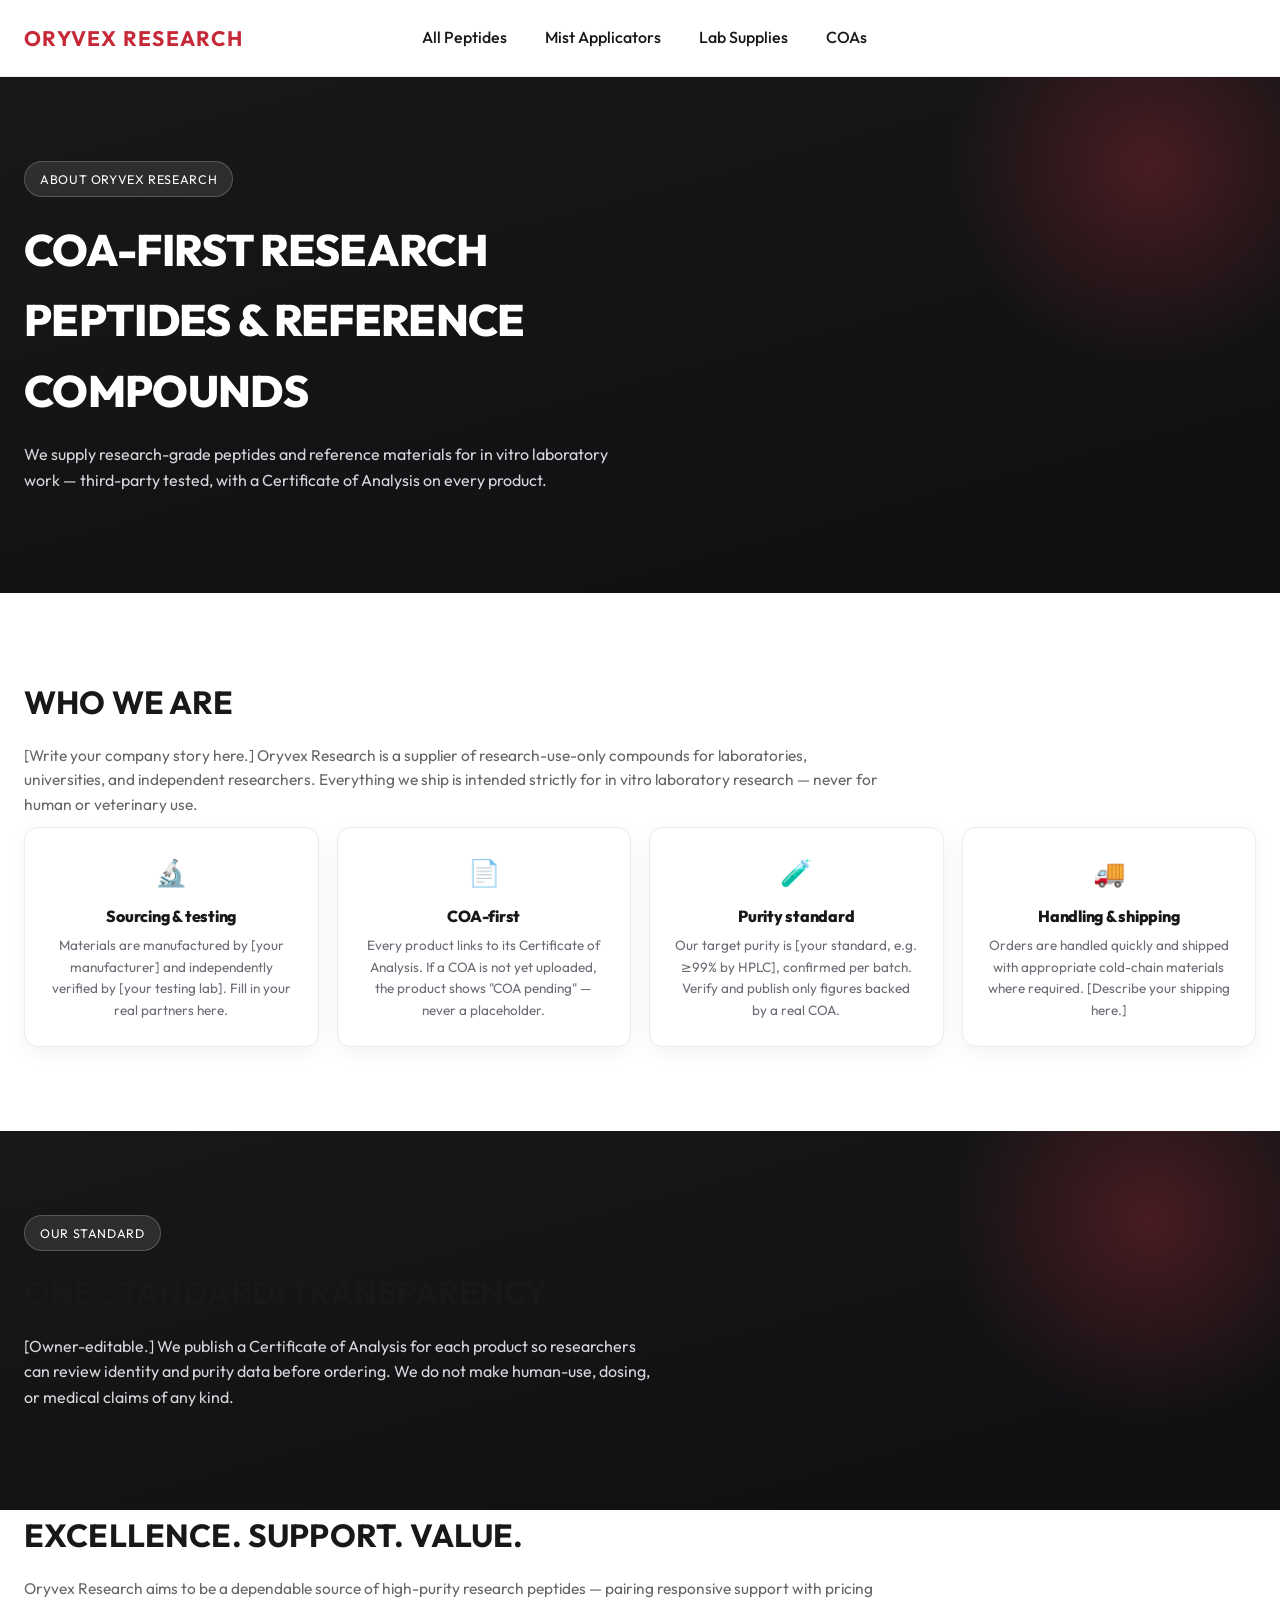
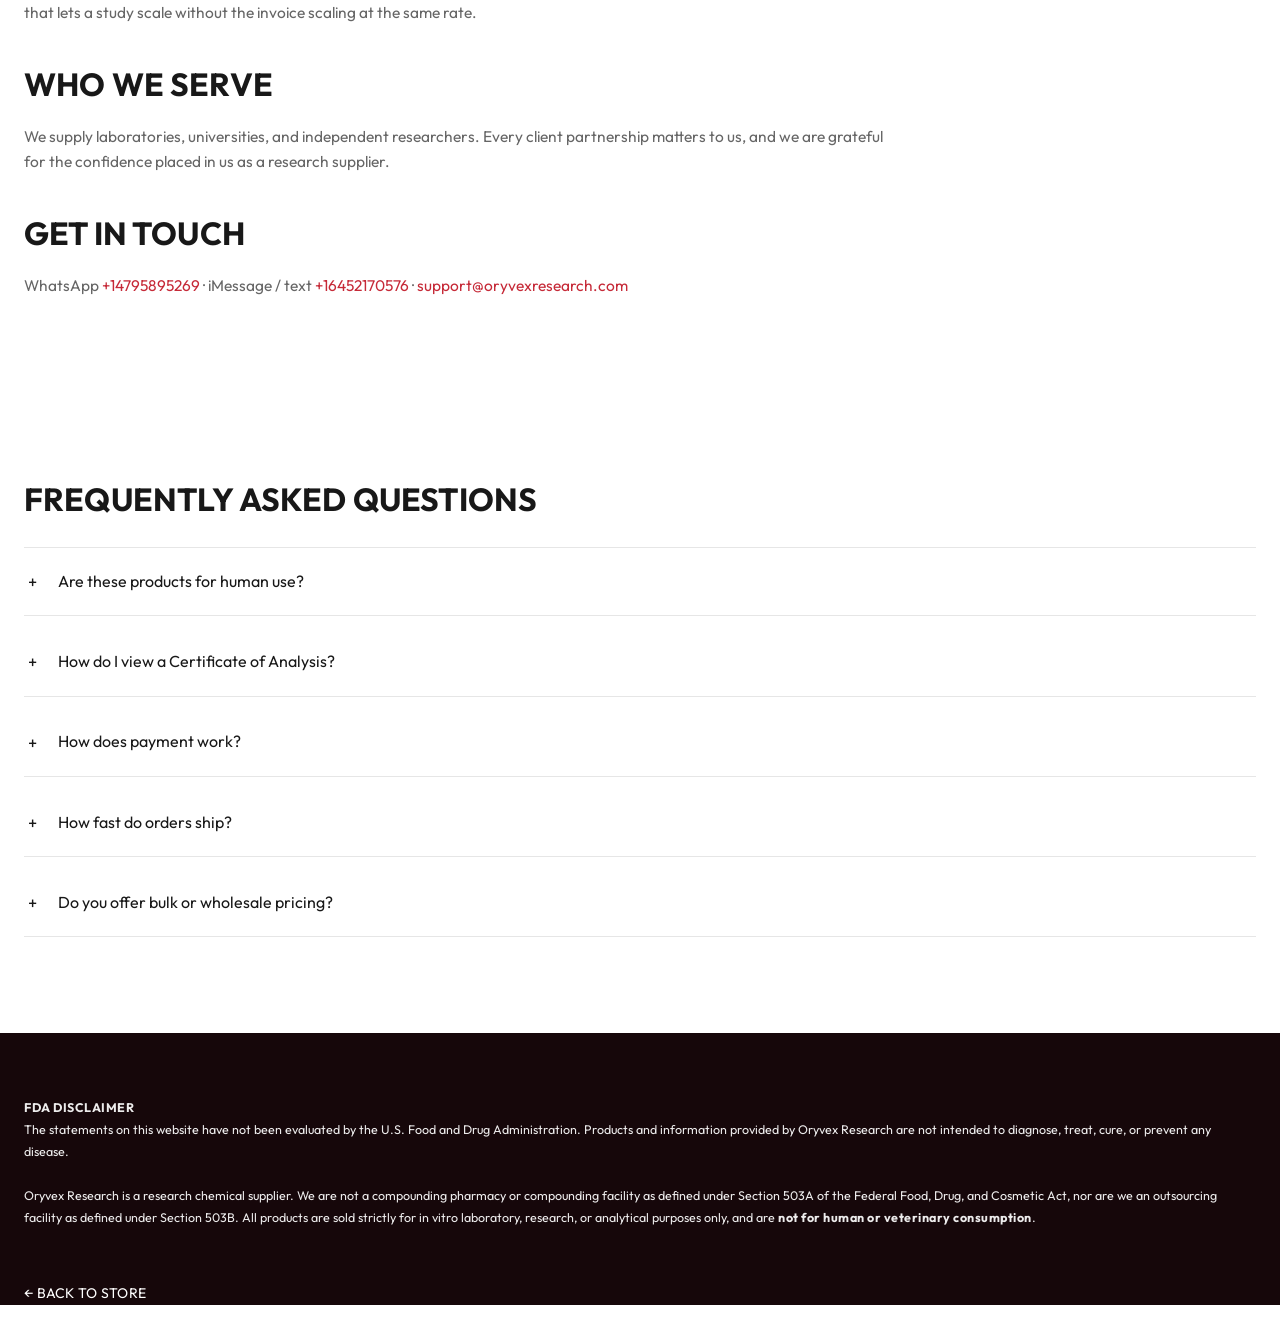
<file: frontend/about.html>
<!doctype html>
<html lang="en">
<head>
  <meta charset="utf-8" />
  <meta name="viewport" content="width=device-width, initial-scale=1" />
  <title>About &amp; FAQ — Oryvex Research</title>
  <link rel="preconnect" href="https://fonts.googleapis.com" />
  <link rel="preconnect" href="https://fonts.gstatic.com" crossorigin />
  <link href="https://fonts.googleapis.com/css2?family=Outfit:wght@300;400;500;600;700;800;900&display=swap" rel="stylesheet" />
  <link rel="stylesheet" href="/static/css/main.css" />
</head>
<body>
  <!-- NOTE: text in [brackets] is OWNER-EDITABLE placeholder copy. Fill in your
       real testing partners, purity standard, and manufacturer. Do NOT publish
       lab names or purity figures you cannot back with a real COA. -->

  <div class="topstrip">
    <span>Third-Party Verified &middot; Discreet Tracked Shipping &middot; For In Vitro Research Use Only</span>
  </div>
  <header class="nav">
    <div class="wrap nav-inner">
      <a class="brand" href="/">Oryvex Research</a>
      <nav class="nav-links">
        <a href="/products">All Peptides</a>
        <a href="/products?category=mist-applicators">Mist Applicators</a>
        <a href="/products?category=lab-supplies">Lab Supplies</a>
        <a href="/coas">COAs</a>
      </nav>
      <div class="nav-actions">
        <a class="btn btn-primary btn-sm" href="/products">Shop All Products</a>
      </div>
    </div>
  </header>

  <!-- Hero band -->
  <section class="band-dark section">
    <div class="wrap">
      <span class="pill">About Oryvex Research</span>
      <h1 style="font-size:44px;text-transform:uppercase;margin:18px 0 12px;">
        COA-first research<br />peptides &amp; reference<br />compounds
      </h1>
      <p class="sub" style="color:#d7d7de;max-width:620px;">
        We supply research-grade peptides and reference materials for in vitro
        laboratory work — third-party tested, with a Certificate of Analysis on
        every product.
      </p>
    </div>
  </section>

  <!-- Who we are -->
  <section class="section">
    <div class="wrap">
      <h2>Who we are</h2>
      <p class="lead">
        [Write your company story here.] Oryvex Research is a supplier of
        research-use-only compounds for laboratories, universities, and
        independent researchers. Everything we ship is intended strictly for
        in vitro laboratory research — never for human or veterinary use.
      </p>

      <div class="feature-grid" style="margin-top:10px;">
        <div class="feature">
          <div class="ficon">🔬</div>
          <h3>Sourcing &amp; testing</h3>
          <p>Materials are manufactured by [your manufacturer] and independently
             verified by [your testing lab]. Fill in your real partners here.</p>
        </div>
        <div class="feature">
          <div class="ficon">📄</div>
          <h3>COA-first</h3>
          <p>Every product links to its Certificate of Analysis. If a COA is not
             yet uploaded, the product shows "COA pending" — never a placeholder.</p>
        </div>
        <div class="feature">
          <div class="ficon">🧪</div>
          <h3>Purity standard</h3>
          <p>Our target purity is [your standard, e.g. ≥99% by HPLC], confirmed
             per batch. Verify and publish only figures backed by a real COA.</p>
        </div>
        <div class="feature">
          <div class="ficon">🚚</div>
          <h3>Handling &amp; shipping</h3>
          <p>Orders are handled quickly and shipped with appropriate cold-chain
             materials where required. [Describe your shipping here.]</p>
        </div>
      </div>
    </div>
  </section>

  <!-- COA-first band -->
  <section class="band-dark section">
    <div class="wrap">
      <span class="pill">Our standard</span>
      <h2 style="text-transform:uppercase;margin:16px 0 10px;">One standard: transparency</h2>
      <p class="sub" style="color:#d7d7de;max-width:640px;">
        [Owner-editable.] We publish a Certificate of Analysis for each product so
        researchers can review identity and purity data before ordering. We do not
        make human-use, dosing, or medical claims of any kind.
      </p>
    </div>
  </section>

  <!-- Excellence / Support / Value -->
  <section class="section" style="padding-top:0;">
    <div class="wrap">
      <h2>Excellence. Support. Value.</h2>
      <p class="lead">
        Oryvex Research aims to be a dependable source of high-purity research
        peptides — pairing responsive support with pricing that lets a study
        scale without the invoice scaling at the same rate.
      </p>
      <h2 style="margin-top:34px;">Who we serve</h2>
      <p class="lead">
        We supply laboratories, universities, and independent researchers. Every
        client partnership matters to us, and we are grateful for the confidence
        placed in us as a research supplier.
      </p>
      <h2 style="margin-top:34px;">Get in touch</h2>
      <p class="lead">
        WhatsApp <a href="https://wa.me/14795895269">+14795895269</a> &middot;
        iMessage / text <a href="sms:16452170576">+16452170576</a> &middot;
        <a href="mailto:support@oryvexresearch.com">support@oryvexresearch.com</a>
      </p>
    </div>
  </section>

  <!-- FAQ -->
  <section class="section">
    <div class="wrap">
      <h2>Frequently asked questions</h2>
      <div class="faq" id="faq" style="margin-top:22px;">
        <div class="faq-item">
          <div class="faq-q">Are these products for human use? <span class="plus">+</span></div>
          <div class="faq-a">No. All products are sold strictly for in vitro
            laboratory research use only. They are not for human or veterinary
            use, consumption, or application, and are not FDA-approved to
            diagnose, treat, cure, or prevent any disease.</div>
        </div>
        <div class="faq-item">
          <div class="faq-q">How do I view a Certificate of Analysis? <span class="plus">+</span></div>
          <div class="faq-a">Each product page has an inline COA viewer. Use the
            "◉" button on a product card, or open the product and scroll to the
            Certificate of Analysis section. If a COA has not been uploaded yet,
            the product will display "COA pending."</div>
        </div>
        <div class="faq-item">
          <div class="faq-q">How does payment work? <span class="plus">+</span></div>
          <div class="faq-a">No payment is taken online. After you place an order,
            our team contacts you to confirm stock availability and arrange
            payment. We accept Cash App, Zelle, Apple Pay, Chime, PayPal and Bitcoin.</div>
        </div>
        <div class="faq-item">
          <div class="faq-q">How fast do orders ship? <span class="plus">+</span></div>
          <div class="faq-a">[Owner-editable.] Orders are typically handled within
            24 hours on business days once confirmed. Delivery time depends on
            destination and freight region.</div>
        </div>
        <div class="faq-item">
          <div class="faq-q">Do you offer bulk or wholesale pricing? <span class="plus">+</span></div>
          <div class="faq-a">Yes — use the "Ask a Question" form and choose
            "Bulk / Wholesale Quote," and we'll follow up with pricing.</div>
        </div>
      </div>
    </div>
  </section>

  <footer class="footer">
    <div class="wrap">
      <div class="disclaimer">
        <strong>FDA DISCLAIMER</strong><br />
        The statements on this website have not been evaluated by the U.S. Food
        and Drug Administration. Products and information provided by Oryvex
        Research are not intended to diagnose, treat, cure, or prevent any
        disease.<br /><br />
        Oryvex Research is a research chemical supplier. We are not a
        compounding pharmacy or compounding facility as defined under Section
        503A of the Federal Food, Drug, and Cosmetic Act, nor are we an
        outsourcing facility as defined under Section 503B. All products are
        sold strictly for in vitro laboratory, research, or analytical purposes
        only, and are <strong>not for human or veterinary consumption</strong>.
      </div>
      <p style="margin-top:14px;"><a href="/">&larr; Back to store</a></p>
    </div>
  </footer>

  <script>
    // FAQ accordion (self-contained for the static about page)
    document.querySelectorAll("#faq .faq-q").forEach(function (q) {
      q.addEventListener("click", function () {
        q.parentElement.classList.toggle("open");
      });
    });
  </script>
</body>
</html>
</file>
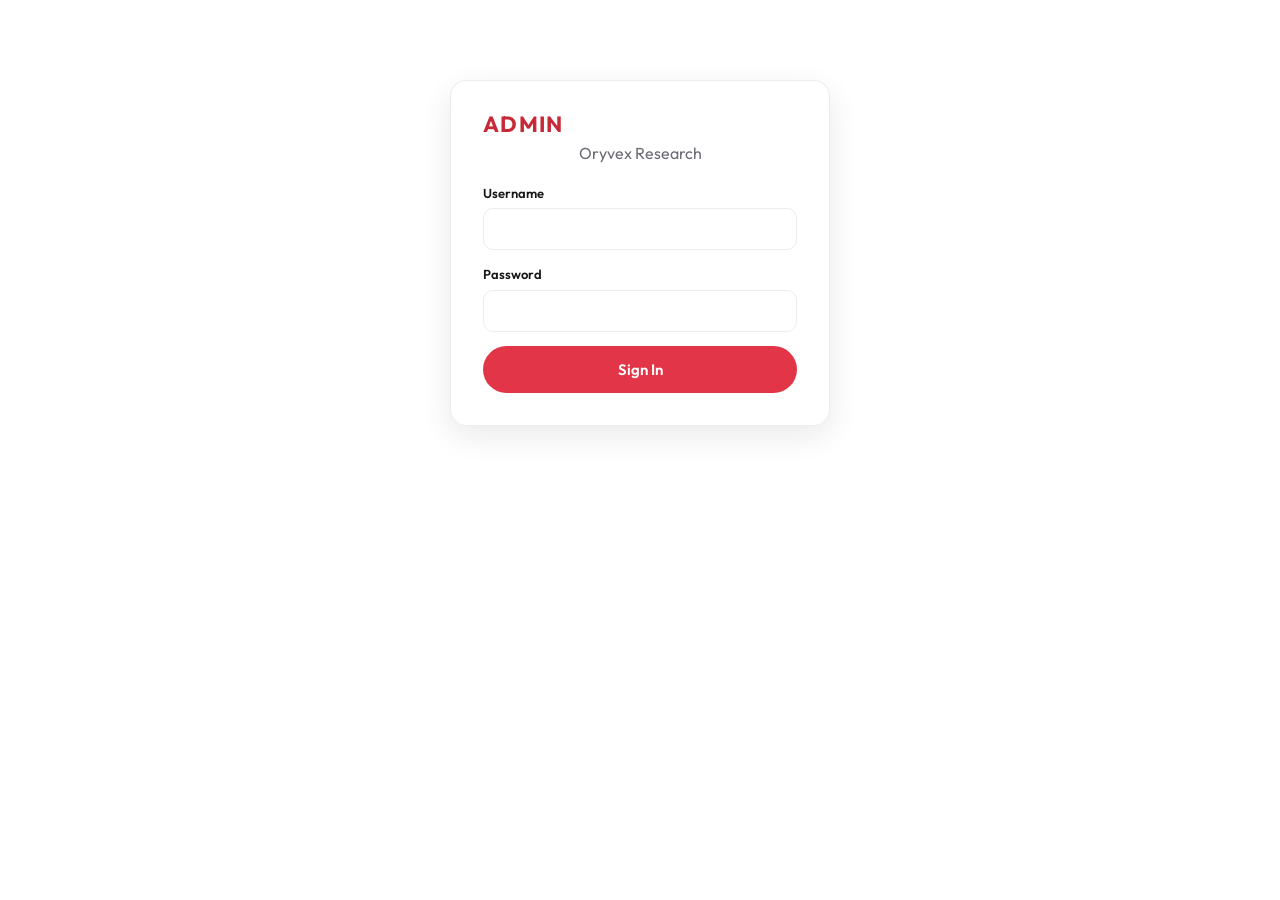
<file: frontend/admin.html>
<!doctype html>
<html lang="en">
<head>
  <meta charset="utf-8" />
  <meta name="viewport" content="width=device-width, initial-scale=1" />
  <title>Admin — Oryvex Research</title>
  <link href="https://fonts.googleapis.com/css2?family=Outfit:wght@300;400;500;600;700;800;900&display=swap" rel="stylesheet" />
  <link rel="stylesheet" href="/static/css/main.css" />
  <style>
    .admin-wrap { max-width: 1200px; margin: 0 auto; padding: 24px; }
    .admin-top { display:flex; justify-content:space-between; align-items:center; margin-bottom:22px; }
    .stat-cards { display:grid; gap:16px; grid-template-columns:repeat(auto-fit,minmax(160px,1fr)); margin-bottom:24px; }
    .scard { background:var(--card); border:1px solid var(--border); border-radius:14px; padding:18px 20px; box-shadow:var(--shadow-sm); }
    .scard .n { font-family:var(--head); font-weight:700; font-size:30px; color:var(--indigo); }
    .scard .l { font-size:12.5px; color:var(--muted); text-transform:uppercase; letter-spacing:.04em; }
    .tabs { display:flex; gap:8px; margin-bottom:16px; flex-wrap:wrap; }
    .tab { padding:9px 18px; border-radius:30px; border:1px solid var(--border); background:#fff; cursor:pointer; font-weight:600; font-size:14px; }
    .tab.active { background:var(--royal); color:#fff; border-color:var(--royal); }
    .toolbar { display:flex; gap:10px; margin-bottom:14px; flex-wrap:wrap; }
    .toolbar input, .toolbar select { padding:10px 12px; border:1px solid var(--border); border-radius:10px; font-size:14px; }
    .toolbar input { flex:1; min-width:200px; }
    table.data { width:100%; border-collapse:collapse; background:#fff; border:1px solid var(--border); border-radius:12px; overflow:hidden; }
    table.data th, table.data td { padding:11px 14px; text-align:left; font-size:13.5px; border-bottom:1px solid var(--border); }
    table.data th { background:var(--chip); color:var(--indigo); font-size:12px; text-transform:uppercase; letter-spacing:.03em; }
    table.data tr:last-child td { border-bottom:none; }
    .badge-status { display:inline-block; padding:3px 10px; border-radius:20px; font-size:11.5px; font-weight:600; }
    .st-pending { background:#fef3c7; color:#92400e; }
    .st-contacted { background:#dbeafe; color:#1e40af; }
    .st-paid, .st-shipped, .st-completed { background:#dcfce7; color:#166534; }
    .st-cancelled { background:#fee2e2; color:#991b1b; }
    .mini { padding:6px 10px; font-size:12px; border-radius:8px; border:1px solid var(--border); background:#fff; cursor:pointer; }
    .mini.danger { color:var(--danger); border-color:#f7c6d0; }
    .login-box { max-width:380px; margin:80px auto; background:#fff; border:1px solid var(--border); border-radius:16px; padding:32px; box-shadow:var(--shadow-md); }
    .table-scroll { overflow-x:auto; }
    .muted-sm { color:var(--muted); font-size:12.5px; }
    .kv { display:grid; grid-template-columns:150px 1fr; gap:6px 12px; font-size:14px; }
    .kv .k { color:var(--muted); }
  </style>
</head>
<body>
  <!-- LOGIN -->
  <div id="loginView">
    <div class="login-box">
      <div class="brand head" style="color:var(--indigo);font-size:22px;text-align:center;margin-bottom:6px;">Admin</div>
      <p class="muted center" style="margin-top:0;">Oryvex Research</p>
      <form id="loginForm">
        <div class="field"><label>Username</label><input id="lUser" autocomplete="username" required /></div>
        <div class="field"><label>Password</label><input id="lPass" type="password" autocomplete="current-password" required /></div>
        <button class="btn btn-primary btn-block" type="submit">Sign In</button>
        <p id="loginErr" class="center" style="color:var(--danger);font-size:13px;display:none;margin-bottom:0;">Invalid credentials.</p>
      </form>
    </div>
  </div>

  <!-- DASHBOARD -->
  <div id="dashView" class="admin-wrap" style="display:none;">
    <div class="admin-top">
      <div>
        <div class="brand head" style="color:var(--indigo);font-size:22px;">Admin Dashboard</div>
        <div class="muted-sm">Orders are contact-to-confirm — no online payment is taken.</div>
      </div>
      <div>
        <a class="mini" href="/" target="_blank" rel="noopener">🏠 View Site</a>
        <button class="mini" id="refreshBtn">Refresh</button>
        <button class="mini" id="logoutBtn">Log out</button>
      </div>
    </div>

    <div class="stat-cards" id="statCards"></div>

    <div class="tabs">
      <div class="tab active" data-tab="orders">Orders</div>
      <div class="tab" data-tab="bookings">Inquiries</div>
      <div class="tab" data-tab="products">Products / COA</div>
      <div class="tab" data-tab="coupons">Coupons</div>
      <div class="tab" data-tab="reviews">Reviews</div>
    </div>

    <!-- Orders -->
    <div id="tab-orders">
      <div class="toolbar">
        <input id="orderSearch" placeholder="Search name, email, phone…" />
        <select id="orderStatus">
          <option value="">All statuses</option>
          <option>pending</option><option>contacted</option><option>paid</option>
          <option>shipped</option><option>completed</option><option>cancelled</option>
        </select>
      </div>
      <div class="table-scroll">
        <table class="data"><thead><tr>
          <th>#</th><th>Date</th><th>Customer</th><th>Total</th><th>21+</th><th>Status</th><th></th>
        </tr></thead><tbody id="ordersBody"></tbody></table>
      </div>
    </div>

    <!-- Inquiries -->
    <div id="tab-bookings" style="display:none;">
      <div class="toolbar">
        <input id="bookingSearch" placeholder="Search name, email…" />
        <select id="bookingStatus">
          <option value="">All statuses</option>
          <option>pending</option><option>contacted</option><option>closed</option>
        </select>
      </div>
      <div class="table-scroll">
        <table class="data"><thead><tr>
          <th>#</th><th>Date</th><th>Name</th><th>Topic</th><th>Product</th><th>Status</th><th></th>
        </tr></thead><tbody id="bookingsBody"></tbody></table>
      </div>
    </div>

    <!-- Products / COA -->
    <div id="tab-products" style="display:none;">
      <p class="muted-sm">Upload a real COA (PDF/PNG/JPG/WEBP) per product and set the testing lab + purity. Uploaded values persist across restarts.</p>
      <div class="table-scroll">
        <table class="data"><thead><tr>
          <th>Product</th><th>Category</th><th>Purity</th><th>COA</th><th>Lab</th><th></th>
        </tr></thead><tbody id="productsBody"></tbody></table>
      </div>
    </div>

    <!-- Coupons -->
    <div id="tab-coupons" style="display:none;">
      <form id="couponForm" class="toolbar" style="align-items:flex-end;">
        <div><label class="muted-sm">Code</label><br/><input id="cCode" placeholder="SUMMER20" style="text-transform:uppercase;" required /></div>
        <div><label class="muted-sm">Type</label><br/>
          <select id="cKind"><option value="percent">% percent</option><option value="fixed">$ fixed</option></select>
        </div>
        <div><label class="muted-sm">Value</label><br/><input id="cValue" type="number" step="0.01" min="0" style="width:90px;" required /></div>
        <div><label class="muted-sm">Min subtotal</label><br/><input id="cMin" type="number" step="1" min="0" value="0" style="width:110px;" /></div>
        <button class="btn btn-primary btn-sm" type="submit">Add coupon</button>
      </form>
      <div class="table-scroll">
        <table class="data"><thead><tr>
          <th>Code</th><th>Type</th><th>Value</th><th>Min</th><th>Active</th><th>Description</th><th></th>
        </tr></thead><tbody id="couponsBody"></tbody></table>
      </div>
    </div>

    <!-- Reviews -->
    <div id="tab-reviews" style="display:none;">
      <p class="muted-sm" style="margin:0 0 12px;">Approve genuine customer reviews to show them on the product page. Only publish real reviews.</p>
      <div class="table-scroll">
        <table class="data"><thead><tr>
          <th>Product</th><th>Rating</th><th>Name</th><th>Review</th><th>Status</th><th></th>
        </tr></thead><tbody id="reviewsBody"></tbody></table>
      </div>
    </div>
  </div>

  <!-- Detail modal -->
  <div class="modal" id="detailModal">
    <div class="modal-card">
      <div class="modal-head"><h3 id="detailTitle">Detail</h3><button class="close-x" onclick="Admin.closeModal()">&times;</button></div>
      <div class="modal-body" id="detailBody"></div>
    </div>
  </div>

  <!-- COA upload modal -->
  <div class="modal" id="coaModal">
    <div class="modal-card">
      <div class="modal-head"><h3 id="coaTitle">Upload COA</h3><button class="close-x" onclick="Admin.closeModal()">&times;</button></div>
      <div class="modal-body">
        <form id="coaForm">
          <input type="hidden" id="coaSlug" />
          <div class="field"><label>COA file (PDF / PNG / JPG / WEBP)</label><input type="file" id="coaFile" accept=".pdf,.png,.jpg,.jpeg,.webp" /></div>
          <div class="field"><label>Testing lab</label><input id="coaLab" placeholder="Your real testing lab" /></div>
          <div class="field"><label>Purity</label><input id="coaPurity" placeholder="e.g. ≥99.2% HPLC" /></div>
          <button class="btn btn-primary btn-block" type="submit">Save</button>
          <p class="muted-sm center" style="margin:10px 0 0;">Only publish figures you can back with a real COA.</p>
        </form>
      </div>
    </div>
  </div>

  <div class="toast" id="toast"></div>

  <script>
  var Admin = (function () {
    var AUTH_KEY = "pep_admin_auth";
    var auth = sessionStorage.getItem(AUTH_KEY) || "";
    var refreshTimer;
    var data = { orders: [], bookings: [], products: [], coupons: [], reviews: [] };
    var $ = function (s) { return document.querySelector(s); };

    function headers() { return { "Authorization": "Basic " + auth }; }
    function toast(m) { var t = $("#toast"); t.textContent = m; t.classList.add("show"); setTimeout(function(){ t.classList.remove("show"); }, 2400); }

    function api(path, opts) {
      opts = opts || {};
      opts.headers = Object.assign(headers(), opts.headers || {});
      return fetch("/api/admin" + path, opts).then(function (r) {
        if (r.status === 401) { logout(); throw new Error("401"); }
        return r;
      });
    }

    // ── Auth ──
    function login(e) {
      e.preventDefault();
      auth = btoa($("#lUser").value + ":" + $("#lPass").value);
      fetch("/api/admin/stats", { headers: { "Authorization": "Basic " + auth } })
        .then(function (r) {
          if (!r.ok) throw new Error("bad");
          sessionStorage.setItem(AUTH_KEY, auth);
          $("#loginErr").style.display = "none";
          showDash();
        }).catch(function () { $("#loginErr").style.display = "block"; auth = ""; });
    }
    function logout() {
      sessionStorage.removeItem(AUTH_KEY); auth = "";
      clearInterval(refreshTimer);
      $("#dashView").style.display = "none";
      $("#loginView").style.display = "block";
    }
    function showDash() {
      $("#loginView").style.display = "none";
      $("#dashView").style.display = "block";
      loadAll();
      clearInterval(refreshTimer);
      refreshTimer = setInterval(loadAll, 60000);
    }

    // ── Load ──
    function loadAll() {
      api("/stats").then(function (r) { return r.json(); }).then(renderStats).catch(function(){});
      api("/orders").then(function (r) { return r.json(); }).then(function (d) { data.orders = d; renderOrders(); }).catch(function(){});
      api("/bookings").then(function (r) { return r.json(); }).then(function (d) { data.bookings = d; renderBookings(); }).catch(function(){});
      api("/products").then(function (r) { return r.json(); }).then(function (d) { data.products = d; renderProducts(); }).catch(function(){});
      api("/coupons").then(function (r) { return r.json(); }).then(function (d) { data.coupons = d; renderCoupons(); }).catch(function(){});
      api("/reviews").then(function (r) { return r.json(); }).then(function (d) { data.reviews = d; renderReviews(); }).catch(function(){});
    }

    function renderStats(s) {
      var cards = [
        ["Total Orders", s.total_orders], ["Pending Orders", s.pending_orders],
        ["Orders This Month", s.orders_this_month], ["Inquiries", s.total_bookings],
        ["Pending Inquiries", s.pending_bookings]
      ];
      $("#statCards").innerHTML = cards.map(function (c) {
        return '<div class="scard"><div class="n">' + c[1] + '</div><div class="l">' + c[0] + '</div></div>';
      }).join("");
    }

    function statusBadge(s) { return '<span class="badge-status st-' + s + '">' + s + '</span>'; }
    function esc(s) { return (s == null ? "" : String(s)).replace(/[&<>"]/g, function (c) { return { "&":"&amp;","<":"&lt;",">":"&gt;","\"":"&quot;" }[c]; }); }
    function fmtDate(d) { try { return new Date(d).toLocaleDateString() + " " + new Date(d).toLocaleTimeString([], {hour:"2-digit",minute:"2-digit"}); } catch(e){ return d; } }

    // ── Orders ──
    function renderOrders() {
      var q = ($("#orderSearch").value || "").toLowerCase();
      var st = $("#orderStatus").value;
      var rows = data.orders.filter(function (o) {
        var hay = (o.first_name + " " + o.last_name + " " + o.email + " " + o.phone).toLowerCase();
        return (!q || hay.indexOf(q) !== -1) && (!st || o.status === st);
      });
      $("#ordersBody").innerHTML = rows.length ? rows.map(function (o) {
        return "<tr>" +
          "<td>" + o.id + "</td>" +
          "<td class='muted-sm'>" + fmtDate(o.created_at) + "</td>" +
          "<td>" + esc(o.first_name + " " + o.last_name) + "<div class='muted-sm'>" + esc(o.email) + "</div></td>" +
          "<td>$" + Number(o.total).toFixed(2) + "</td>" +
          "<td>" + (o.age_confirmed ? "✔" : "—") + "</td>" +
          "<td>" + statusSelect("order", o.id, o.status) + "</td>" +
          "<td style='white-space:nowrap;'>" +
            "<button class='mini' onclick=\"Admin.viewOrder(" + o.id + ")\">View</button> " +
            "<button class='mini danger' onclick=\"Admin.del('orders'," + o.id + ")\">Del</button>" +
          "</td></tr>";
      }).join("") : "<tr><td colspan='7' class='muted-sm' style='padding:22px;text-align:center;'>No orders.</td></tr>";
    }

    function statusSelect(kind, id, current) {
      var opts = kind === "order"
        ? ["pending","contacted","paid","shipped","completed","cancelled"]
        : ["pending","contacted","closed"];
      var res = kind === "order" ? "orders" : "bookings";
      return "<select class='mini' onchange=\"Admin.setStatus('" + res + "'," + id + ",this.value)\">" +
        opts.map(function (o) { return "<option " + (o === current ? "selected" : "") + ">" + o + "</option>"; }).join("") +
        "</select>";
    }

    function viewOrder(id) {
      var o = data.orders.filter(function (x) { return x.id === id; })[0];
      if (!o) return;
      var items = [];
      try { items = JSON.parse(o.items); } catch (e) {}
      var itemRows = items.map(function (i) {
        return "<tr><td>" + esc(i.name) + "</td><td>" + esc(i.strength || "—") + "</td><td>" + i.quantity + "</td><td>$" + Number(i.unit_price).toFixed(2) + "</td></tr>";
      }).join("");
      $("#detailTitle").textContent = "Order #" + o.id;
      $("#detailBody").innerHTML =
        "<div class='kv'>" +
          "<div class='k'>Customer</div><div>" + esc(o.first_name + " " + o.last_name) + "</div>" +
          "<div class='k'>Company</div><div>" + esc(o.company || "—") + "</div>" +
          "<div class='k'>Email</div><div>" + esc(o.email) + "</div>" +
          "<div class='k'>Phone</div><div>" + esc(o.phone) + "</div>" +
          "<div class='k'>Address</div><div>" + esc([o.address,o.city,o.state,o.zip,o.country].filter(Boolean).join(", ") || "—") + "</div>" +
          "<div class='k'>Freight</div><div>" + esc(o.freight_region || "—") + "</div>" +
          "<div class='k'>Contact pref</div><div>" + esc((o.contact_pref||"—") + " (" + (o.best_time||"any time") + ")") + "</div>" +
          "<div class='k'>21+ confirmed</div><div>" + (o.age_confirmed ? "✔ yes" : "no") + "</div>" +
          "<div class='k'>Coupon</div><div>" + (o.coupon_code ? esc(o.coupon_code) + " (−$" + Number(o.discount||0).toFixed(2) + ")" : "—") + "</div>" +
          "<div class='k'>Payment</div><div>" + esc(o.payment_method || "—") + "</div>" +
          "<div class='k'>Notes</div><div>" + esc(o.notes || "—") + "</div>" +
        "</div>" +
        "<table class='data' style='margin-top:16px;'><thead><tr><th>Item</th><th>Strength</th><th>Qty</th><th>Unit</th></tr></thead><tbody>" +
          (itemRows || "<tr><td colspan='4'>—</td></tr>") + "</tbody></table>" +
        "<div class='summary-row total' style='margin-top:12px;'><span>Total</span><span>$" + Number(o.total).toFixed(2) + "</span></div>" +
        internalNotes("orders", o.id, o.notes);
      $("#detailModal").classList.add("show");
    }

    // ── Bookings ──
    function renderBookings() {
      var q = ($("#bookingSearch").value || "").toLowerCase();
      var st = $("#bookingStatus").value;
      var rows = data.bookings.filter(function (b) {
        var hay = (b.first_name + " " + b.last_name + " " + b.email).toLowerCase();
        return (!q || hay.indexOf(q) !== -1) && (!st || b.status === st);
      });
      $("#bookingsBody").innerHTML = rows.length ? rows.map(function (b) {
        return "<tr>" +
          "<td>" + b.id + "</td>" +
          "<td class='muted-sm'>" + fmtDate(b.created_at) + "</td>" +
          "<td>" + esc(b.first_name + " " + b.last_name) + "<div class='muted-sm'>" + esc(b.email) + "</div></td>" +
          "<td>" + esc(b.service) + "</td>" +
          "<td>" + esc(b.product_interest || "—") + "</td>" +
          "<td>" + statusSelect("booking", b.id, b.status) + "</td>" +
          "<td style='white-space:nowrap;'>" +
            "<button class='mini' onclick=\"Admin.viewBooking(" + b.id + ")\">View</button> " +
            "<button class='mini danger' onclick=\"Admin.del('bookings'," + b.id + ")\">Del</button>" +
          "</td></tr>";
      }).join("") : "<tr><td colspan='7' class='muted-sm' style='padding:22px;text-align:center;'>No inquiries.</td></tr>";
    }

    function viewBooking(id) {
      var b = data.bookings.filter(function (x) { return x.id === id; })[0];
      if (!b) return;
      $("#detailTitle").textContent = "Inquiry #" + b.id;
      $("#detailBody").innerHTML =
        "<div class='kv'>" +
          "<div class='k'>Name</div><div>" + esc(b.first_name + " " + b.last_name) + "</div>" +
          "<div class='k'>Email</div><div>" + esc(b.email) + "</div>" +
          "<div class='k'>Phone</div><div>" + esc(b.phone || "—") + "</div>" +
          "<div class='k'>Topic</div><div>" + esc(b.service) + "</div>" +
          "<div class='k'>Product</div><div>" + esc(b.product_interest || "—") + "</div>" +
          "<div class='k'>Details</div><div>" + esc(b.details || "—") + "</div>" +
        "</div>" + internalNotes("bookings", b.id, b.notes);
      $("#detailModal").classList.add("show");
    }

    function internalNotes(res, id, notes) {
      return "<div class='field' style='margin-top:18px;'><label>Internal notes</label>" +
        "<textarea id='noteBox'>" + esc(notes || "") + "</textarea></div>" +
        "<button class='btn btn-primary btn-sm' onclick=\"Admin.saveNote('" + res + "'," + id + ")\">Save notes</button>";
    }

    function saveNote(res, id) {
      var val = $("#noteBox").value;
      api("/" + res + "/" + id, {
        method: "PATCH", headers: { "Content-Type": "application/json" },
        body: JSON.stringify({ notes: val })
      }).then(function () { toast("Notes saved"); loadAll(); });
    }

    function setStatus(res, id, status) {
      api("/" + res + "/" + id, {
        method: "PATCH", headers: { "Content-Type": "application/json" },
        body: JSON.stringify({ status: status })
      }).then(function () { toast("Status updated"); loadAll(); });
    }

    function del(res, id) {
      if (!confirm("Delete " + res.slice(0, -1) + " #" + id + "?")) return;
      api("/" + res + "/" + id, { method: "DELETE" }).then(function () { toast("Deleted"); loadAll(); });
    }

    // ── Products / COA ──
    function renderProducts() {
      $("#productsBody").innerHTML = data.products.map(function (p) {
        return "<tr>" +
          "<td>" + esc(p.name) + "<div class='muted-sm'>" + esc(p.slug) + "</div></td>" +
          "<td class='muted-sm'>" + esc(p.category) + "</td>" +
          "<td>" + esc(p.purity || "—") + "</td>" +
          "<td>" + (p.coa_file ? "<a href='" + p.coa_file + "' target='_blank'>✓ view</a>" : "<span class='muted-sm'>pending</span>") + "</td>" +
          "<td class='muted-sm'>" + esc(p.coa_lab || "—") + "</td>" +
          "<td style='white-space:nowrap;'><button class='mini' onclick=\"Admin.openCoa('" + p.slug + "','" + esc(p.name).replace(/'/g,'') + "','" + esc(p.purity||'') + "','" + esc(p.coa_lab||'') + "')\">Upload COA</button>" +
            " <button class='mini danger' onclick=\"Admin.delCoa('" + p.slug + "','" + esc(p.name).replace(/'/g,'') + "')\">Remove</button>" +
          "</td>" +
        "</tr>";
      }).join("");
    }

    // ── Coupons ──
    function renderCoupons() {
      $("#couponsBody").innerHTML = data.coupons.length ? data.coupons.map(function (c) {
        var val = c.kind === "percent" ? (c.value + "%") : ("$" + c.value);
        return "<tr>" +
          "<td><b>" + esc(c.code) + "</b></td>" +
          "<td class='muted-sm'>" + esc(c.kind) + "</td>" +
          "<td>" + val + "</td>" +
          "<td class='muted-sm'>$" + Number(c.min_subtotal || 0).toFixed(0) + "</td>" +
          "<td>" + (c.active ? "✅" : "⛔") + "</td>" +
          "<td class='muted-sm'>" + esc(c.description || "—") + "</td>" +
          "<td style='white-space:nowrap;'>" +
            "<button class='mini' onclick=\"Admin.toggleCoupon(" + c.id + "," + (c.active ? 0 : 1) + ")\">" + (c.active ? "Disable" : "Enable") + "</button> " +
            "<button class='mini danger' onclick=\"Admin.delCoupon(" + c.id + ")\">Del</button>" +
          "</td></tr>";
      }).join("") : "<tr><td colspan='7' class='muted-sm' style='padding:22px;text-align:center;'>No coupons yet.</td></tr>";
    }

    function createCoupon(e) {
      e.preventDefault();
      var body = {
        code: $("#cCode").value.trim().toUpperCase(),
        kind: $("#cKind").value,
        value: parseFloat($("#cValue").value) || 0,
        min_subtotal: parseFloat($("#cMin").value) || 0,
        active: true
      };
      api("/coupons", { method: "POST", headers: { "Content-Type": "application/json" }, body: JSON.stringify(body) })
        .then(function (r) { if (!r.ok) throw new Error(); return r.json(); })
        .then(function () { toast("Coupon added"); $("#couponForm").reset(); loadAll(); })
        .catch(function () { toast("Couldn't add (code may already exist)"); });
    }

    function toggleCoupon(id, active) {
      api("/coupons/" + id, { method: "PATCH", headers: { "Content-Type": "application/json" }, body: JSON.stringify({ active: !!active }) })
        .then(function () { toast("Coupon updated"); loadAll(); });
    }

    function delCoupon(id) {
      if (!confirm("Delete coupon #" + id + "?")) return;
      api("/coupons/" + id, { method: "DELETE" }).then(function () { toast("Deleted"); loadAll(); });
    }

    function openCoa(slug, name, purity, lab) {
      $("#coaSlug").value = slug;
      $("#coaTitle").textContent = "COA — " + name;
      $("#coaPurity").value = purity || "";
      $("#coaLab").value = lab || "";
      $("#coaFile").value = "";
      $("#coaModal").classList.add("show");
    }

    function submitCoa(e) {
      e.preventDefault();
      var slug = $("#coaSlug").value;
      var fd = new FormData();
      if ($("#coaFile").files[0]) fd.append("file", $("#coaFile").files[0]);
      fd.append("coa_lab", $("#coaLab").value);
      fd.append("purity", $("#coaPurity").value);
      api("/products/" + slug + "/coa", { method: "POST", body: fd })
        .then(function (r) { if (!r.ok) throw new Error(); return r.json(); })
        .then(function () { toast("COA saved"); closeModal(); loadAll(); })
        .catch(function () { toast("Upload failed (check file type)"); });
    }

    function delCoa(slug, name) {
      if (!confirm("Remove the COA for " + name + "?\nThis clears the certificate and lab name, deletes the file, and the product goes back to 'COA pending'.")) return;
      api("/products/" + slug + "/coa", { method: "DELETE" })
        .then(function (r) { if (!r.ok) throw new Error(); return r.json(); })
        .then(function () { toast("COA removed"); loadAll(); })
        .catch(function () { toast("Couldn't remove COA"); });
    }

    function closeModal() { document.querySelectorAll(".modal").forEach(function (m) { m.classList.remove("show"); }); }

    function initTabs() {
      document.querySelectorAll(".tab").forEach(function (t) {
        t.addEventListener("click", function () {
          document.querySelectorAll(".tab").forEach(function (x) { x.classList.remove("active"); });
          t.classList.add("active");
          ["orders", "bookings", "products", "coupons", "reviews"].forEach(function (name) {
            $("#tab-" + name).style.display = (name === t.dataset.tab) ? "block" : "none";
          });
        });
      });
    }

    document.addEventListener("DOMContentLoaded", function () {
      $("#loginForm").addEventListener("submit", login);
      $("#logoutBtn").addEventListener("click", logout);
      $("#refreshBtn").addEventListener("click", loadAll);
      $("#orderSearch").addEventListener("input", renderOrders);
      $("#orderStatus").addEventListener("change", renderOrders);
      $("#bookingSearch").addEventListener("input", renderBookings);
      $("#bookingStatus").addEventListener("change", renderBookings);
      $("#coaForm").addEventListener("submit", submitCoa);
      $("#couponForm").addEventListener("submit", createCoupon);
      initTabs();
      if (auth) {
        fetch("/api/admin/stats", { headers: { "Authorization": "Basic " + auth } })
          .then(function (r) { if (r.ok) showDash(); else logout(); }).catch(logout);
      }
    });

    function renderReviews() {
      $("#reviewsBody").innerHTML = data.reviews.length ? data.reviews.map(function (r) {
        var stars = "★★★★★".slice(0, r.rating) + "☆☆☆☆☆".slice(0, 5 - r.rating);
        var status = r.approved
          ? "<span style='color:#22c55e;'>✅ Approved</span>"
          : "<span style='color:#8b83a3;'>⏳ Pending</span>";
        return "<tr>" +
          "<td class='muted-sm'>" + esc(r.product_slug) + "</td>" +
          "<td style='color:#f5b301;white-space:nowrap;'>" + stars + "</td>" +
          "<td>" + esc(r.name) + "</td>" +
          "<td class='muted-sm'>" + (r.title ? "<b>" + esc(r.title) + "</b> — " : "") + esc(r.body || "") + "</td>" +
          "<td>" + status + "</td>" +
          "<td style='white-space:nowrap;'>" +
            "<button class='mini' onclick=\"Admin.approveReview(" + r.id + "," + (r.approved ? 0 : 1) + ")\">" + (r.approved ? "Unpublish" : "Approve") + "</button> " +
            "<button class='mini danger' onclick=\"Admin.delReview(" + r.id + ")\">Del</button>" +
          "</td></tr>";
      }).join("") : "<tr><td colspan='6' class='muted-sm' style='padding:22px;text-align:center;'>No reviews yet.</td></tr>";
    }
    function approveReview(id, approved) {
      api("/reviews/" + id, { method: "PATCH", headers: { "Content-Type": "application/json" }, body: JSON.stringify({ approved: !!approved }) })
        .then(function () { toast(approved ? "Review approved" : "Review unpublished"); loadAll(); });
    }
    function delReview(id) {
      if (!confirm("Delete review #" + id + "?")) return;
      api("/reviews/" + id, { method: "DELETE" }).then(function () { toast("Deleted"); loadAll(); });
    }

    return { viewOrder:viewOrder, viewBooking:viewBooking, setStatus:setStatus, del:del,
             saveNote:saveNote, openCoa:openCoa, delCoa:delCoa, closeModal:closeModal,
             toggleCoupon:toggleCoupon, delCoupon:delCoupon,
             approveReview:approveReview, delReview:delReview };
  })();
  </script>
</body>
</html>
</file>
<file: static/css/main.css>
/* ============================================================================
   Oryvex Research — CRIMSON / near-black design system
   Outfit is the single type family (headings, body, UI); IBM Plex Mono is used
   only for the promo code chip. Loaded via <link> in base.html.
   ========================================================================== */
:root {
  /* page + cards */
  --page: #fbf9f9;
  --card: #ffffff;
  --chip: #fdf3f4;
  --border: #ececec;
  /* text */
  --ink: #181818;
  --muted: #6b6b76;
  /* near-blacks (dark bands, footer, trust strip) */
  --deep: #181818;
  --deep2: #0f0f12;
  --band: #2b2b30;
  /* crimson accents */
  --royal: #e33548;
  --royal-dark: #c62a38;
  --indigo: #c62a38;
  --violet: #c62a38;
  --violet-2: #e33548;
  --amber: #ffa832;
  /* status */
  --green: #22c55e;
  --danger: #e33548;

  --shadow-sm: 0 6px 20px rgba(24, 24, 24, 0.05);
  --shadow-md: 0 10px 30px rgba(24, 24, 24, 0.09);
  --shadow-lg: 0 18px 48px rgba(15, 15, 18, 0.20);
  --radius: 14px;
  --radius-lg: 18px;
  --maxw: 1180px;
  --head: "Outfit", system-ui, -apple-system, Segoe UI, Roboto, sans-serif;
  --body: "Outfit", system-ui, -apple-system, Segoe UI, Roboto, sans-serif;
  --mono: "IBM Plex Mono", ui-monospace, monospace;
}

* { box-sizing: border-box; }
html { scroll-behavior: smooth; }
body {
  margin: 0;
  font-family: var(--body);
  background: var(--page);
  color: var(--ink);
  line-height: 1.6;
  -webkit-font-smoothing: antialiased;
}
body.no-scroll { overflow: hidden; }
h1, h2, h3, h4, .head { font-family: var(--head); font-weight: 800; letter-spacing: -0.015em; }
a { color: var(--indigo); text-decoration: none; }
img { max-width: 100%; display: block; }
.wrap { max-width: var(--maxw); margin: 0 auto; padding: 0 24px; }
.muted { color: var(--muted); }
.center { text-align: center; }

/* ─── Buttons ─────────────────────────────────────────────────── */
.btn {
  display: inline-flex; align-items: center; justify-content: center; gap: 8px;
  font-family: var(--head); font-weight: 600; font-size: 15px;
  padding: 13px 26px; border-radius: 30px; border: 1px solid transparent;
  cursor: pointer; transition: background .18s, color .18s, transform .18s, box-shadow .18s;
  white-space: nowrap;
}
.btn-primary { background: var(--royal); color: #fff; }
.btn-primary:hover { background: var(--violet); color: #fff; transform: translateY(-1px); }
.btn-outline-dark { background: transparent; color: #fff; border-color: rgba(255,255,255,.4); }
.btn-outline-dark:hover { background: rgba(255,255,255,.12); }
.btn-outline { background: #fff; color: var(--indigo); border-color: var(--border); }
.btn-outline:hover { border-color: var(--violet); color: var(--violet); }
.btn-block { width: 100%; }
.btn-sm { padding: 9px 16px; font-size: 13px; }

/* ─── Announcement / coupon bar ───────────────────────────────── */
.announce {
  background: linear-gradient(90deg, var(--violet), var(--violet-2));
  color: #fff; text-align: center; padding: 9px 40px 9px 16px; font-size: 13.5px;
  font-weight: 600; position: relative;
}
.announce a { color: #fff; text-decoration: underline; }
.announce-x {
  position: absolute; right: 12px; top: 50%; transform: translateY(-50%);
  background: none; border: none; color: #fff; font-size: 20px; cursor: pointer; line-height: 1;
}

/* ─── Coupon code box + calculator ────────────────────────────── */
.code-box {
  font-family: var(--head); font-weight: 700; font-size: 22px; letter-spacing: .12em;
  color: var(--indigo); background: var(--chip); border: 1px dashed var(--violet);
  border-radius: 10px; padding: 12px; margin: 10px auto 8px; display: inline-block;
}
.calc-out { margin-top: 8px; }
.calc-out .co-line {
  display: flex; justify-content: space-between; padding: 10px 0;
  border-bottom: 1px solid var(--border); font-size: 14px;
}
.calc-out .co-line:last-child { border-bottom: none; }
.calc-out .co-line b { font-family: var(--head); color: var(--indigo); }
.calc-out .co-hint { font-size: 12px; color: var(--muted); margin-top: 8px; }

/* ─── Coupon field (checkout) ─────────────────────────────────── */
.coupon-row { display: flex; gap: 8px; margin: 6px 0 4px; }
.coupon-row input { flex: 1; padding: 10px 12px; border: 1px solid var(--border); border-radius: 10px; font-size: 14px; text-transform: uppercase; }
.coupon-msg { font-size: 12.5px; margin: 4px 0 0; }
.coupon-msg.ok { color: var(--green); }
.coupon-msg.err { color: var(--danger); }
.summary-row.discount span { color: var(--green); }

/* ─── Top strip ───────────────────────────────────────────────── */
.topstrip {
  background: var(--band); color: #fff; font-size: 12.5px; letter-spacing: .04em;
  text-align: center; padding: 8px 16px; text-transform: uppercase; font-weight: 500;
}
.topstrip span { opacity: .95; }

/* ─── Main nav ────────────────────────────────────────────────── */
.nav {
  background: #fff; border-bottom: 1px solid var(--border);
  position: sticky; top: 0; z-index: 40;
}
.nav-inner { display: flex; align-items: center; gap: 22px; height: 68px; }
.brand {
  font-family: var(--head); font-weight: 700; font-size: 21px; letter-spacing: .06em;
  color: var(--indigo); text-transform: uppercase; white-space: nowrap;
}
.nav-links { display: flex; gap: 26px; margin-left: 8px; flex: 1; }
.nav-links a { color: var(--ink); font-family: var(--head); font-size: 13px; font-weight: 600; text-transform: uppercase; letter-spacing: .08em; }
.nav-links a:hover { color: var(--violet); }
.nav-actions { display: flex; align-items: center; gap: 10px; margin-left: auto; }
.icon-btn {
  width: 40px; height: 40px; border-radius: 50%; border: 1px solid var(--border);
  background: #fff; color: var(--ink); display: inline-flex; align-items: center;
  justify-content: center; cursor: pointer; position: relative; font-size: 16px;
  transition: background .15s, border-color .15s, color .15s;
}
.icon-btn:hover { background: var(--chip); color: var(--violet); border-color: var(--violet); }
.cart-badge {
  position: absolute; top: -4px; right: -4px; background: var(--violet); color: #fff;
  font-size: 11px; font-weight: 700; min-width: 18px; height: 18px; border-radius: 9px;
  display: flex; align-items: center; justify-content: center; padding: 0 4px;
}
.nav-toggle { display: none; }

/* ─── Marquee / trust band ────────────────────────────────────── */
.marquee {
  background: var(--band); color: #fff; overflow: hidden; white-space: nowrap;
  padding: 11px 0; font-size: 13px; letter-spacing: .05em; text-transform: uppercase;
}
.marquee-track { display: inline-block; animation: marquee 26s linear infinite; }
.marquee-track span { padding: 0 10px; }
.marquee-track .sep { color: var(--violet-2); }
@keyframes marquee { from { transform: translateX(0); } to { transform: translateX(-50%); } }

.trustbar {
  background: #fff; border-bottom: 1px solid var(--border);
  display: flex; gap: 26px; justify-content: center; flex-wrap: wrap;
  padding: 12px 16px; font-size: 13.5px; color: var(--ink); font-weight: 500;
}
.trustbar .tick { color: var(--violet); font-weight: 700; margin-right: 6px; }

/* ─── Category chips ──────────────────────────────────────────── */
.chips { display: flex; gap: 10px; flex-wrap: wrap; padding: 18px 0; }
.chip {
  border: 1px solid var(--border); background: #fff; color: var(--ink);
  border-radius: 30px; padding: 8px 16px; font-size: 13.5px; font-weight: 500;
  cursor: pointer; transition: background .15s, color .15s, border-color .15s;
}
.chip:hover { border-color: var(--violet); color: var(--violet); }
.chip.active { background: var(--royal); color: #fff; border-color: var(--royal); }

/* ─── Sections / bands ────────────────────────────────────────── */
.section { padding: 56px 0; }
.section h2 { font-size: 30px; margin: 0 0 6px; text-transform: uppercase; }
.section .lead { color: var(--muted); margin: 0 0 28px; max-width: 640px; }
.band-dark {
  background: linear-gradient(165deg, var(--deep) 0%, var(--deep2) 100%);
  color: #fff; position: relative; overflow: hidden;
}
.band-dark::after {
  content: ""; position: absolute; top: -120px; right: -80px; width: 420px; height: 420px;
  background: radial-gradient(circle, rgba(227,53,72,.25), transparent 68%);
  pointer-events: none;
}
.band-dark h1, .band-dark h2, .band-dark h3 { color: #fff; }
.pill {
  display: inline-flex; align-items: center; gap: 8px; background: rgba(255,255,255,.10);
  border: 1px solid rgba(255,255,255,.2); color: #fff; border-radius: 30px;
  padding: 7px 15px; font-size: 12.5px; letter-spacing: .05em; text-transform: uppercase;
}
.dot { width: 8px; height: 8px; border-radius: 50%; background: var(--green); display: inline-block; }

/* ─── Product grid + cards ────────────────────────────────────── */
.grid {
  display: grid; gap: 22px;
  grid-template-columns: repeat(auto-fill, minmax(260px, 1fr));
}
.pcard {
  background: var(--card); border: 1px solid var(--border); border-radius: var(--radius-lg);
  overflow: hidden; display: flex; flex-direction: column; position: relative;
  box-shadow: var(--shadow-sm); transition: transform .18s, box-shadow .18s;
}
.pcard:hover { transform: translateY(-3px); box-shadow: var(--shadow-md); }
.pcard-img {
  position: relative; aspect-ratio: 1 / 1;
  background: linear-gradient(160deg, #fdf3f4, #fdf7f8);
  display: flex; align-items: center; justify-content: center;
}
.pcard-img img { width: 72%; height: 72%; object-fit: contain; mix-blend-mode: multiply; }
.sale-flag {
  position: absolute; top: 12px; left: 12px; z-index: 2;
  background: var(--royal); color: #fff; font-family: var(--head);
  font-weight: 700; font-size: 11.5px; letter-spacing: .04em;
  padding: 5px 11px; border-radius: 999px; text-transform: none;
  box-shadow: 0 4px 12px rgba(227,53,72,.28);
}
.purity-badge {
  position: absolute; top: 12px; right: 12px; width: 54px; height: 54px; border-radius: 50%;
  background: var(--violet); color: #fff; display: flex; flex-direction: column;
  align-items: center; justify-content: center; font-family: var(--head); font-weight: 700;
  line-height: 1; box-shadow: 0 4px 12px rgba(227,53,72,.4);
}
.purity-badge .n { font-size: 16px; }
.purity-badge .l { font-size: 9px; letter-spacing: .08em; margin-top: 2px; }
.oos-overlay {
  position: absolute; inset: 0; background: rgba(26,15,51,.55); color: #fff;
  display: flex; align-items: center; justify-content: center; font-family: var(--head);
  font-weight: 700; letter-spacing: .08em; text-transform: uppercase; font-size: 15px;
}
.pcard-body { padding: 16px 18px 18px; display: flex; flex-direction: column; flex: 1; }
.pcard-class { color: var(--violet); font-size: 11.5px; font-weight: 700; letter-spacing: .06em; text-transform: uppercase; }
.pcard-name { font-family: var(--head); font-weight: 700; font-size: 18px; margin: 5px 0 10px; color: var(--ink); }
.variant-pills { display: flex; flex-wrap: wrap; gap: 6px; margin-bottom: 10px; }
.vpill {
  border: 1px solid var(--border); background: var(--chip); color: var(--indigo);
  border-radius: 30px; padding: 5px 11px; font-size: 12px; font-weight: 600; cursor: pointer;
  transition: background .15s, color .15s;
}
.vpill:hover { background: var(--violet); color: #fff; }
.vpill.active { background: var(--violet); color: #fff; border-color: var(--violet); }

/* Product-detail size dropdown */
.size-select {
  width: 100%; max-width: 440px; display: block; padding: 14px 44px 14px 16px;
  border: 1px solid var(--border); border-radius: 12px; font-size: 15px;
  font-family: var(--body); color: var(--ink); background-color: #fff; cursor: pointer;
  -webkit-appearance: none; appearance: none;
  background-image: url("data:image/svg+xml;utf8,<svg xmlns='http://www.w3.org/2000/svg' width='16' height='16' viewBox='0 0 24 24' fill='none' stroke='%238b83a3' stroke-width='2'><path d='M6 9l6 6 6-6'/></svg>");
  background-repeat: no-repeat; background-position: right 15px center;
}
.size-select:focus { outline: 2px solid var(--violet); border-color: var(--violet); }
.size-selected { margin: 10px 0 0; font-size: 14px; }
.size-selected .muted { text-transform: uppercase; letter-spacing: .06em; font-size: 11px; margin-right: 4px; }
.ruo-line { display: flex; align-items: center; gap: 7px; font-size: 12px; color: var(--muted); margin: 4px 0 12px; }
.divider { height: 1px; background: var(--border); margin: 4px 0 12px; }
.price-row { display: flex; align-items: flex-end; justify-content: space-between; gap: 10px; margin-top: auto; }
.price .from { display: block; font-size: 10px; letter-spacing: .1em; text-transform: uppercase; color: var(--muted); }
.price .amt { font-family: var(--head); font-weight: 700; font-size: 22px; color: var(--indigo); }
.price .strike { font-size: 13px; color: var(--muted); text-decoration: line-through; margin-left: 6px; }
.pcard-actions { display: flex; gap: 8px; align-items: center; }
.coa-eye {
  width: 40px; height: 40px; min-width: 40px; border-radius: 50%; border: 1px solid var(--border);
  background: #fff; color: var(--indigo); display: inline-flex; align-items: center;
  justify-content: center; cursor: pointer; font-size: 16px; transition: background .15s, color .15s, border-color .15s;
}
.coa-eye:hover { background: var(--chip); color: var(--violet); border-color: var(--violet); }
.coa-status { font-size: 11.5px; font-weight: 600; }
.coa-ok { color: var(--green); }
.coa-pending { color: var(--muted); }

/* ─── Category tiles ──────────────────────────────────────────── */
.cat-grid { display: grid; gap: 18px; grid-template-columns: repeat(auto-fill, minmax(220px, 1fr)); }
.cat-tile {
  background: var(--card); border: 1px solid var(--border); border-radius: var(--radius);
  padding: 22px; display: flex; align-items: center; gap: 14px; box-shadow: var(--shadow-sm);
  transition: transform .16s, box-shadow .16s;
}
.cat-tile:hover { transform: translateY(-2px); box-shadow: var(--shadow-md); }
.cat-icon {
  width: 46px; height: 46px; border-radius: 12px; background: var(--chip);
  display: flex; align-items: center; justify-content: center; font-size: 22px;
}
.cat-tile .cat-name { font-family: var(--head); font-weight: 600; color: var(--ink); }
.cat-tile .cat-count { font-size: 12.5px; color: var(--muted); }

/* ─── Feature / trust cards ───────────────────────────────────── */
.feature-grid { display: grid; gap: 18px; grid-template-columns: repeat(auto-fit, minmax(210px, 1fr)); }
.feature {
  background: var(--card); border: 1px solid var(--border); border-radius: var(--radius);
  padding: 24px; text-align: center; box-shadow: var(--shadow-sm);
}
.feature .ficon { font-size: 26px; }
.feature h3 { font-size: 16px; margin: 10px 0 6px; }
.feature p { font-size: 13.5px; color: var(--muted); margin: 0; }

/* ─── Stat row ────────────────────────────────────────────────── */
.stat-row { display: flex; flex-wrap: wrap; gap: 34px; border-top: 1px solid rgba(255,255,255,.16); padding-top: 26px; margin-top: 30px; }
.stat .num { font-family: var(--head); font-weight: 700; font-size: 30px; color: #fff; }
.stat .lbl { font-size: 12.5px; color: #d4c4c7; letter-spacing: .03em; }

/* ─── Steps ───────────────────────────────────────────────────── */
.steps { display: grid; gap: 20px; grid-template-columns: repeat(auto-fit, minmax(240px, 1fr)); }
.step { background: var(--card); border: 1px solid var(--border); border-radius: var(--radius); padding: 24px; }
.step-num {
  width: 40px; height: 40px; border-radius: 50%; background: var(--violet); color: #fff;
  font-family: var(--head); font-weight: 700; display: flex; align-items: center;
  justify-content: center; margin-bottom: 12px;
}
.step h3 { font-size: 16px; margin: 0 0 6px; }
.step p { font-size: 13.5px; color: var(--muted); margin: 0; }

/* ─── FAQ accordion ───────────────────────────────────────────── */
.faq { max-width: 780px; margin: 0 auto; }
.faq-item { background: var(--card); border: 1px solid var(--border); border-radius: 12px; margin-bottom: 12px; overflow: hidden; }
.faq-q { padding: 16px 20px; font-family: var(--head); font-weight: 600; cursor: pointer; display: flex; justify-content: space-between; align-items: center; }
.faq-q .plus { color: var(--violet); font-size: 20px; transition: transform .2s; }
.faq-item.open .faq-q .plus { transform: rotate(45deg); }
.faq-a { max-height: 0; overflow: hidden; transition: max-height .25s ease; padding: 0 20px; color: var(--muted); font-size: 14px; }
.faq-item.open .faq-a { max-height: 320px; padding: 0 20px 18px; }

/* ─── CTA band ────────────────────────────────────────────────── */
.cta-band {
  background: linear-gradient(120deg, var(--royal), var(--violet));
  color: #fff; border-radius: var(--radius-lg); padding: 40px; text-align: center;
}
.cta-band h2 { color: #fff; margin: 0 0 8px; }
.cta-band p { color: rgba(255,255,255,.85); margin: 0 0 20px; }

/* ─── Footer ──────────────────────────────────────────────────── */
.footer { background: var(--deep2); color: #cfc4c6; padding: 48px 0 28px; font-size: 14px; }
.footer-grid { display: grid; gap: 30px; grid-template-columns: 1.4fr 1fr 1fr; margin-bottom: 30px; }
.footer h4 { color: #fff; font-size: 14px; text-transform: uppercase; letter-spacing: .05em; margin: 0 0 14px; }
.footer a { color: #cfc4c6; display: block; margin-bottom: 8px; font-size: 13.5px; }
.footer a:hover { color: #fff; }
.footer .brand { color: #fff; font-size: 20px; }
.footer-grid.four { grid-template-columns: 1.5fr 1fr 1fr 1.2fr; }
.footer-bottom {
  display: flex; flex-wrap: wrap; gap: 10px 24px; justify-content: space-between;
  align-items: center; border-top: 1px solid rgba(255,255,255,.10);
  padding: 18px 0; font-size: 12.5px; color: #9a9aa5;
}
.footer-bottom .fb-pay { color: #b9b9c2; }
.footer .disclaimer {
  border-top: 1px solid rgba(255,255,255,.12); padding-top: 20px; color: #9a9aa5;
  font-size: 12.5px; line-height: 1.7;
}

/* ─── Cart drawer ─────────────────────────────────────────────── */
.overlay {
  position: fixed; inset: 0; background: rgba(26,15,51,.5); z-index: 60;
  opacity: 0; visibility: hidden; transition: opacity .2s;
}
.overlay.show { opacity: 1; visibility: visible; }
.drawer {
  position: fixed; top: 0; right: 0; height: 100%; width: 400px; max-width: 92vw;
  background: #fff; z-index: 70; transform: translateX(100%); transition: transform .25s;
  display: flex; flex-direction: column; box-shadow: var(--shadow-lg);
}
.drawer.show { transform: translateX(0); }
.drawer-head { display: flex; justify-content: space-between; align-items: center; padding: 20px; border-bottom: 1px solid var(--border); }
.drawer-head h3 { margin: 0; font-size: 18px; }
.drawer-body { flex: 1; overflow-y: auto; padding: 12px 20px; }
.drawer-foot { border-top: 1px solid var(--border); padding: 18px 20px; }
.close-x { background: none; border: none; font-size: 24px; cursor: pointer; color: var(--muted); line-height: 1; }
.cart-item { display: flex; gap: 12px; padding: 12px 0; border-bottom: 1px solid var(--border); }
.cart-item .ci-img { width: 54px; height: 54px; border-radius: 10px; background: var(--chip); flex: none; object-fit: contain; padding: 6px; }
.cart-item .ci-name { font-weight: 600; font-size: 14px; }
.cart-item .ci-meta { font-size: 12px; color: var(--muted); }
.qty { display: inline-flex; align-items: center; border: 1px solid var(--border); border-radius: 20px; overflow: hidden; }
.qty button { border: none; background: #fff; width: 26px; height: 26px; cursor: pointer; color: var(--indigo); font-size: 15px; }
.qty span { min-width: 26px; text-align: center; font-size: 13px; }
.ci-remove { background: none; border: none; color: var(--danger); cursor: pointer; font-size: 12px; }
.cart-empty { text-align: center; color: var(--muted); padding: 40px 0; }
.summary-row { display: flex; justify-content: space-between; margin-bottom: 8px; font-size: 14px; }
.summary-row.total { font-family: var(--head); font-weight: 700; font-size: 18px; color: var(--indigo); }

/* ─── Modals ──────────────────────────────────────────────────── */
.modal {
  position: fixed; inset: 0; z-index: 80; display: none; align-items: center;
  justify-content: center; padding: 20px; background: rgba(26,15,51,.55);
}
.modal.show { display: flex; }
.modal-card {
  background: #fff; border-radius: var(--radius-lg); width: 100%; max-width: 480px;
  max-height: 90vh; overflow-y: auto; box-shadow: var(--shadow-lg);
}
.modal-card.wide { max-width: 760px; }
.modal-head { display: flex; justify-content: space-between; align-items: center; padding: 20px 22px; border-bottom: 1px solid var(--border); }
.modal-head h3 { margin: 0; font-size: 19px; }
.modal-body { padding: 22px; }
.field { margin-bottom: 14px; }
.field label { display: block; font-size: 13px; font-weight: 600; margin-bottom: 5px; }
.field input, .field select, .field textarea {
  width: 100%; padding: 11px 13px; border: 1px solid var(--border); border-radius: 10px;
  font-family: var(--body); font-size: 14px; background: #fff; color: var(--ink);
}
.field input:focus, .field select:focus, .field textarea:focus { outline: 2px solid var(--violet); border-color: var(--violet); }
.field textarea { min-height: 90px; resize: vertical; }
.row2 { display: grid; grid-template-columns: 1fr 1fr; gap: 12px; }
.coa-viewer img, .coa-viewer iframe { width: 100%; border-radius: 10px; border: 1px solid var(--border); }
.coa-viewer iframe { height: 560px; }

/* ─── Age gate ────────────────────────────────────────────────── */
.agegate {
  position: fixed; inset: 0; z-index: 200; background: linear-gradient(165deg, var(--deep), var(--deep2));
  display: flex; align-items: center; justify-content: center; padding: 24px;
}
.agegate-card {
  background: #fff; border-radius: var(--radius-lg); max-width: 460px; width: 100%;
  padding: 34px 30px; text-align: center; box-shadow: var(--shadow-lg);
}
.agegate-card .brand { color: var(--indigo); font-size: 20px; margin-bottom: 14px; }
.agegate-card h2 { font-size: 22px; margin: 0 0 12px; text-transform: uppercase; }
.agegate-card p { color: var(--muted); font-size: 14.5px; margin: 0 0 22px; }
.agegate-actions { display: flex; gap: 12px; }
.agegate-actions .btn { flex: 1; }

/* ─── Toast ───────────────────────────────────────────────────── */
.toast {
  position: fixed; bottom: 26px; left: 50%; transform: translateX(-50%) translateY(24px);
  background: var(--deep2); color: #fff; padding: 13px 22px; border-radius: 30px;
  font-size: 14px; z-index: 300; opacity: 0; transition: opacity .2s, transform .2s;
  box-shadow: var(--shadow-lg); pointer-events: none;
}
.toast.show { opacity: 1; transform: translateX(-50%) translateY(0); }

/* ─── Floating discount pill ──────────────────────────────────── */
.float-discount {
  position: fixed; bottom: 22px; left: 22px; right: auto; z-index: 50; background: var(--royal);
  color: #fff; border: none; border-radius: 30px; padding: 13px 20px; font-family: var(--head);
  font-weight: 600; font-size: 14px; cursor: pointer; box-shadow: 0 10px 26px rgba(24,24,24,.45);
  display: inline-flex; align-items: center; gap: 8px; transition: background .18s, transform .18s;
}
.float-discount:hover { background: var(--violet); transform: translateY(-2px); }

/* ─── Hero ────────────────────────────────────────────────────── */
.hero { padding: 72px 0 60px; }
.hero .pill { margin-bottom: 20px; }
.hero h1 { font-size: 52px; line-height: 1.02; text-transform: uppercase; margin: 0 0 18px; }
.hero .sub { color: #d7d7de; font-size: 17px; max-width: 560px; margin: 0 0 28px; }
.hero-cta { display: flex; gap: 14px; flex-wrap: wrap; }

/* ─── Product detail ──────────────────────────────────────────── */
.pd-grid { display: grid; grid-template-columns: 1fr 1fr; gap: 40px; }
.pd-media { position: sticky; top: 92px; align-self: start; }
.pd-imgwrap { position: relative; background: linear-gradient(160deg, #fdf3f4, #fdf7f8); border-radius: var(--radius-lg); border: 1px solid var(--border); aspect-ratio: 1/1; display: flex; align-items: center; justify-content: center; }
.pd-imgwrap img { width: 70%; height: 70%; object-fit: contain; mix-blend-mode: multiply; }
.pd-class { color: var(--violet); font-size: 12.5px; font-weight: 700; letter-spacing: .06em; text-transform: uppercase; }
.pd-title { font-size: 34px; text-transform: uppercase; margin: 6px 0 14px; }
.spec-table { width: 100%; border-collapse: collapse; margin: 16px 0; font-size: 14px; }
.spec-table td { padding: 9px 0; border-bottom: 1px solid var(--border); }
.spec-table td:first-child { color: var(--muted); width: 42%; }
.ruo-banner {
  background: var(--chip); border: 1px solid var(--border); border-left: 4px solid var(--violet);
  border-radius: 10px; padding: 12px 16px; font-size: 13px; color: var(--ink); margin: 18px 0;
}
.notes-list { padding-left: 18px; color: #2b2b30; }
.notes-list li { margin-bottom: 8px; }
.coa-section { background: var(--card); border: 1px solid var(--border); border-radius: var(--radius-lg); padding: 24px; margin-top: 30px; }

/* ─── Checkout ────────────────────────────────────────────────── */
.co-grid { display: grid; grid-template-columns: 1.4fr 1fr; gap: 32px; align-items: start; }
.co-card { background: var(--card); border: 1px solid var(--border); border-radius: var(--radius-lg); padding: 26px; box-shadow: var(--shadow-sm); }
.co-summary { position: sticky; top: 92px; }
.checkbox-line { display: flex; gap: 10px; align-items: flex-start; font-size: 13.5px; background: var(--chip); padding: 14px; border-radius: 10px; border: 1px solid transparent; transition: border-color .15s, background .15s; }
.checkbox-line input { margin-top: 3px; }
.checkbox-line.invalid { border-color: var(--danger); background: #fdecef; color: var(--danger); animation: shakeX .32s 2; }
@keyframes shakeX { 0%, 100% { transform: translateX(0); } 25% { transform: translateX(-5px); } 75% { transform: translateX(5px); } }
.notice { background: #fff7ed; border: 1px solid #fed7aa; color: #92400e; border-radius: 10px; padding: 14px; font-size: 13.5px; margin: 16px 0; }

/* ─── Filters ─────────────────────────────────────────────────── */
.filters { display: flex; gap: 12px; flex-wrap: wrap; margin-bottom: 24px; }
.filters input, .filters select { padding: 11px 14px; border: 1px solid var(--border); border-radius: 10px; font-size: 14px; background: #fff; }
.filters input { flex: 1; min-width: 220px; }
.hidden { display: none !important; }

/* ─── Responsive ──────────────────────────────────────────────── */
@media (max-width: 768px) {
  .nav-links { display: none; }
  .nav-toggle { display: inline-flex; }
  .hero h1 { font-size: 38px; }
  .pd-grid, .co-grid { grid-template-columns: 1fr; }
  .pd-media, .co-summary { position: static; }
  .footer-grid, .footer-grid.four { grid-template-columns: 1fr 1fr; }
  .section { padding: 40px 0; }
  .mobile-menu { display: block; }
}
@media (max-width: 480px) {
  .hero h1 { font-size: 31px; }
  .section h2 { font-size: 24px; }
  .footer-grid, .footer-grid.four { grid-template-columns: 1fr; }
  .row2 { grid-template-columns: 1fr; }
  .float-discount { padding: 11px 16px; font-size: 13px; }
}

/* Mobile menu panel */
.mobile-menu { display: none; background: #fff; border-bottom: 1px solid var(--border); }
.mobile-menu.show { display: block; }
.mobile-menu a { display: block; padding: 12px 24px; border-bottom: 1px solid var(--border); color: var(--ink); }

/* ============================================================================
   Reference-match visual layer (light hero, promo bar, feature bar, etc.)
   ========================================================================== */

/* Promo bar + countdown */
.promobar {
  background: linear-gradient(90deg, #c62a38, #e33548); color: #fff; text-align: center;
  padding: 9px 16px; font-size: 13px; font-weight: 600; letter-spacing: .04em;
  display: flex; gap: 14px; align-items: center; justify-content: center; flex-wrap: wrap;
  text-transform: uppercase;
}
.promo-star { color: #ffd166; }
.promo-ends { font-size: 11.5px; opacity: .9; }
.promo-chip {
  background: #181818; color: #fff; border-radius: 8px; padding: 3px 12px;
  font-family: var(--mono); font-size: 12.5px; font-weight: 600;
  font-variant-numeric: tabular-nums; letter-spacing: .02em;
}

/* Dark trust strip (overrides earlier .topstrip) */
.topstrip { background: #101013; color: #cfc4c6; padding: 9px 0; text-transform: none; letter-spacing: 0; }
.topstrip-inner { display: flex; align-items: center; justify-content: space-between; gap: 16px; font-size: 12.5px; }
.ts-left { display: flex; gap: 24px; flex-wrap: wrap; text-transform: uppercase; letter-spacing: .04em; }
.topstrip .tick { color: var(--violet-2); font-weight: 700; margin-right: 6px; }
.ts-right { display: flex; align-items: center; gap: 18px; white-space: nowrap; }
.ts-contact { color: #fff; font-weight: 600; letter-spacing: .01em; display: inline-flex; align-items: center; gap: 5px; }
.ts-contact:hover { color: var(--violet-2); }
.ts-ic { font-size: 13px; }

/* Centered nav links */
.nav-links { justify-content: center; }

/* Light hero */
.hero-light {
  background: radial-gradient(1100px 520px at 74% 32%, #fbe6e9 0%, #fdf3f4 52%, #fdf5f6 100%);
  border-bottom: 1px solid var(--border); overflow: hidden; position: relative;
}
.hero-grid { display: grid; grid-template-columns: 1.05fr .95fr; gap: 30px; align-items: center; padding: 62px 24px 66px; }
.hero-copy { max-width: 560px; }
.pill-light {
  display: inline-flex; align-items: center; gap: 8px; background: #fff; border: 1px solid var(--border);
  color: var(--indigo); border-radius: 30px; padding: 8px 16px; font-size: 12px; font-weight: 600;
  letter-spacing: .1em; text-transform: uppercase;
}
.hero-title {
  font-family: var(--head); font-weight: 900; font-size: clamp(38px, 6vw, 68px); line-height: 1.0;
  letter-spacing: -0.028em; color: var(--ink); text-transform: uppercase; margin: 20px 0 18px;
}
.hero-title .accent { color: var(--violet); }
.hero-sub { color: #5b5560; font-size: 16.5px; max-width: 480px; margin: 0 0 26px; }
.hero-badges { display: flex; gap: 28px; flex-wrap: wrap; margin-top: 30px; }
.hb { display: flex; align-items: center; gap: 10px; font-size: 13px; color: var(--ink); }
.hb-stars { color: #f5b301; letter-spacing: 2px; font-size: 15px; }
.hb-ic { font-size: 20px; }
.hb b { font-size: 13.5px; }
.hb-sub { color: var(--muted); font-size: 12px; }

/* Hero floating vials */
.hero-art { position: relative; min-height: 440px; }
.hero-art .hv { position: absolute; filter: drop-shadow(0 26px 38px rgba(24,24,24,.30)); }
/* PNGs are pre-tilted -12°; CSS adds variety on top */
.hv1 { width: 240px; left: 2%;  top: 22%; rotate: 0deg;  animation: floaty 6s ease-in-out infinite; z-index: 2; }
.hv2 { width: 270px; left: 31%; top: 0;   rotate: 16deg; animation: floaty 6s ease-in-out infinite .8s; z-index: 3; }
.hv3 { width: 225px; right: 2%; top: 32%; rotate: 26deg; animation: floaty 6s ease-in-out infinite 1.6s; z-index: 1; }
@keyframes floaty { 0%, 100% { translate: 0 0; } 50% { translate: 0 -16px; } }

/* Feature bar (5) */
.trust-features {
  background: #fff; border: 1px solid var(--border); border-radius: 20px; box-shadow: var(--shadow-md);
  display: grid; grid-template-columns: repeat(5, 1fr); gap: 4px; padding: 20px 14px; margin: 26px 0 6px;
}
.tf { display: flex; gap: 12px; align-items: flex-start; padding: 6px 14px; border-right: 1px solid var(--border); }
.tf:last-child { border-right: none; }
.tf-ic { width: 40px; height: 40px; border-radius: 12px; background: var(--chip); display: flex; align-items: center; justify-content: center; font-size: 19px; flex: none; }
.tf b { font-family: var(--head); font-size: 14px; }
.tf span { font-size: 11.5px; color: var(--muted); line-height: 1.4; display: block; margin-top: 2px; }

/* Marquee — white pills */
.marquee-pills { padding: 20px 0; overflow: hidden; white-space: nowrap; }
.mp-track { display: inline-flex; gap: 16px; animation: marquee 34s linear infinite; }
.mp {
  display: inline-flex; align-items: center; gap: 10px; background: #fff; border: 1px solid var(--border);
  border-radius: 40px; padding: 8px 24px 8px 10px; font-size: 13.5px; font-weight: 600; color: var(--ink);
  box-shadow: var(--shadow-sm);
}
.mp img { width: 34px; height: 34px; object-fit: contain; }

/* About band — copy + cards */
.about-grid { display: grid; grid-template-columns: 1fr 1fr; gap: 40px; align-items: center; }
.about-title { font-size: clamp(28px, 4vw, 44px); text-transform: uppercase; line-height: 1.06; margin: 16px 0 16px; }
.about-cards { display: flex; flex-direction: column; gap: 16px; }
.ac { background: rgba(255,255,255,.06); border: 1px solid rgba(255,255,255,.14); border-radius: 16px; padding: 22px 24px; }
.ac h4 { color: #fff; font-size: 16px; margin: 0 0 8px; }
.ac p { color: #d4c4c7; font-size: 13.5px; margin: 0; line-height: 1.6; }

/* Floating pill (gradient) + icon */
.float-discount { background: linear-gradient(90deg, var(--royal), var(--violet)); z-index: 75; }
.float-discount:hover { background: linear-gradient(90deg, var(--violet), var(--violet-2)); }
.fd-ic { font-size: 17px; }

/* Vial PNGs are transparent — don't multiply-blend them */
.pcard-img img { width: 84%; height: 84%; mix-blend-mode: normal; }
.pd-imgwrap img { width: 74%; height: 74%; mix-blend-mode: normal; }

/* Scroll-reveal statement */
.reveal-section {
  position: relative; height: 200vh;
  background: radial-gradient(1000px 600px at 60% 40%, #fbe6e9 0%, #fdf3f4 55%, #fdf6f7 100%);
}
.reveal-sticky {
  position: sticky; top: 0; height: 100vh; overflow: hidden;
  display: flex; flex-direction: column; align-items: center; justify-content: center; gap: 8px;
}
.reveal-eyebrow {
  font-family: var(--head); font-size: 13px; font-weight: 700; letter-spacing: .3em;
  text-transform: uppercase; color: var(--indigo); position: relative; z-index: 3;
}
.reveal-text {
  font-family: var(--head); font-weight: 900; font-size: clamp(46px, 12vw, 168px);
  line-height: .95; text-align: center; text-transform: uppercase; letter-spacing: -0.03em;
  margin: 0; max-width: 92vw; position: relative; z-index: 3;
}
.rv-word {
  color: #ececec; -webkit-text-stroke: 1px #e0d5d7;
  transition: color .35s ease, -webkit-text-stroke-color .35s ease; display: inline;
}
.rv-word.on { color: var(--violet); -webkit-text-stroke-color: var(--violet); }
.rv-vial {
  position: absolute; z-index: 1; filter: drop-shadow(0 20px 30px rgba(24,24,24,.22));
  animation: floaty 6s ease-in-out infinite;
}
.rv-v1 { width: 150px; left: 5%;  top: 16%;  opacity: .85; rotate: -8deg; }
.rv-v2 { width: 120px; right: 7%; bottom: 12%; opacity: .8;  rotate: 10deg; animation-delay: .9s; }
.rv-v3 { width: 100px; right: 16%; top: 14%;  opacity: .55; rotate: 16deg; animation-delay: 1.7s; }
@media (max-width: 640px) {
  .reveal-section { height: 160vh; }
  .rv-v1 { width: 90px; } .rv-v2 { width: 72px; } .rv-v3 { display: none; }
}

/* Shipping method + insurance (checkout) */
.ship-block { margin: 16px 0 8px; }
.ship-title { font-size: 13px; font-weight: 600; margin-bottom: 8px; }
.ship-opt {
  display: flex; align-items: center; gap: 10px; border: 1px solid var(--border);
  border-radius: 12px; padding: 12px 14px; margin-bottom: 8px; cursor: pointer;
  transition: border-color .15s, background .15s;
}
.ship-opt[hidden] { display: none; }   /* class display:flex would otherwise override [hidden] */
.ship-opt input { accent-color: var(--royal); flex: none; }
.ship-opt.on { border-color: var(--violet); background: var(--chip); }
.ship-info { flex: 1; display: flex; flex-direction: column; }
.ship-info b { font-size: 13.5px; }
.ship-info small { font-size: 11.5px; color: var(--muted); }
.ship-price { font-family: var(--head); color: var(--indigo); white-space: nowrap; font-size: 14px; }

.ins-box {
  display: flex; align-items: flex-start; gap: 12px; border: 1px solid var(--border);
  border-radius: 12px; padding: 14px; margin: 6px 0 14px; cursor: pointer;
  transition: border-color .15s, background .15s; position: relative;
}
.ins-box input { position: absolute; opacity: 0; inset: 0; cursor: pointer; }
.ins-box.on { border-color: var(--green); background: #f0fdf4; }
.ins-check {
  width: 22px; height: 22px; border-radius: 6px; border: 1px solid var(--border);
  flex: none; display: flex; align-items: center; justify-content: center; margin-top: 1px;
}
.ins-box.on .ins-check { background: var(--green); border-color: var(--green); }
.ins-box.on .ins-check::after { content: "✓"; color: #fff; font-size: 14px; font-weight: 700; }
.ins-text { display: flex; flex-direction: column; }
.ins-text b { font-size: 13.5px; }
.ins-text small { font-size: 12px; color: var(--muted); margin-top: 3px; line-height: 1.4; }
.ins-plus { color: var(--green); font-size: 12.5px; }

/* Customer reviews */
.reviews-head { display: flex; align-items: baseline; justify-content: space-between; gap: 14px; flex-wrap: wrap; margin-bottom: 16px; }
.reviews-summary { font-size: 15px; }
.rev-stars { color: #f5b301; letter-spacing: 1px; }
.rev-list { display: flex; flex-direction: column; gap: 14px; margin-bottom: 26px; }
.rev-item { background: var(--card); border: 1px solid var(--border); border-radius: 14px; padding: 16px 18px; }
.rev-item-head { display: flex; align-items: center; gap: 10px; font-size: 15px; }
.rev-meta { font-size: 12.5px; color: var(--muted); margin: 4px 0 0; }
.rev-body { font-size: 14px; color: #2b2b30; margin: 8px 0 0; }
.rev-form-card { background: var(--card); border: 1px solid var(--border); border-radius: var(--radius-lg); padding: 24px; box-shadow: var(--shadow-sm); }
.star-input { display: inline-flex; gap: 4px; }
.star-input .star { background: none; border: none; font-size: 30px; line-height: 1; cursor: pointer; color: var(--border); padding: 0 2px; transition: color .1s; }
.star-input .star.on { color: #f5b301; }
.rev-msg { font-size: 13px; margin: 12px 0 0; }
.rev-msg.ok { color: var(--green); }
.rev-msg.err { color: var(--danger); }

/* Product-page trust elements */
.pd-verified { display: flex; align-items: center; gap: 12px; flex-wrap: wrap; margin: -6px 0 16px; }
.verified-badge {
  display: inline-flex; align-items: center; gap: 6px; background: rgba(34,197,94,.12);
  color: #15803d; border: 1px solid rgba(34,197,94,.35); border-radius: 30px;
  padding: 6px 14px; font-family: var(--head); font-weight: 700; font-size: 12.5px;
}
.pd-rating-note { font-size: 12.5px; color: var(--muted); }
.pd-trust {
  display: grid; grid-template-columns: repeat(3, 1fr); gap: 10px; margin: 18px 0 6px;
}
.pd-trust-item {
  display: flex; align-items: center; gap: 10px; background: #fff; border: 1px solid var(--border);
  border-radius: 12px; padding: 10px 12px;
}
.ptt-ic { font-size: 18px; flex: none; }
.pd-trust-item b { font-family: var(--head); font-size: 12.5px; display: block; line-height: 1.15; }
.pd-trust-item span { font-size: 11px; color: var(--muted); }
.quality-grid { display: grid; grid-template-columns: repeat(2, 1fr); gap: 14px; margin-top: 14px; }
.quality-card { background: var(--card); border: 1px solid var(--border); border-radius: 14px; padding: 16px 18px; }
.quality-card b { font-family: var(--head); font-size: 14px; color: var(--ink); }
.quality-card p { font-size: 13.5px; color: var(--muted); margin: 6px 0 0; line-height: 1.55; }
@media (max-width: 640px) {
  .pd-trust { grid-template-columns: repeat(2, 1fr); }
  .quality-grid { grid-template-columns: 1fr; }
}

/* Payment method picker (checkout) */
.pay-methods { display: flex; flex-wrap: wrap; gap: 8px; margin: 4px 0; }
.pay-opt { position: relative; display: inline-flex; }
.pay-opt input { position: absolute; inset: 0; opacity: 0; cursor: pointer; margin: 0; }
.pay-opt span {
  display: inline-flex; align-items: center; border: 1px solid var(--border); background: #fff;
  color: var(--ink); border-radius: 30px; padding: 10px 16px; font-size: 13.5px; font-weight: 500;
  cursor: pointer; transition: background .15s, color .15s, border-color .15s;
}
.pay-opt span:hover { border-color: var(--violet); }
.pay-opt input:checked + span { background: var(--royal); color: #fff; border-color: var(--royal); }
.pay-opt input:focus-visible + span { outline: 2px solid var(--violet); outline-offset: 2px; }

/* Catalog page (All Peptides) */
.catalog-search { position: relative; max-width: 560px; margin: 10px 0 16px; }
.catalog-search input {
  width: 100%; padding: 14px 18px 14px 46px; border: 1px solid var(--border);
  border-radius: 30px; font-size: 14.5px; background: #fff;
}
.catalog-search .cs-ico {
  position: absolute; left: 18px; top: 50%; transform: translateY(-50%);
  color: var(--muted); font-size: 18px; pointer-events: none;
}
.catalog-count {
  font-family: var(--head); font-weight: 700; font-size: 12.5px; letter-spacing: .16em;
  text-transform: uppercase; color: var(--indigo); margin: 20px 0 16px;
}

/* COA gallery page */
.coa-page-hero { margin-bottom: 20px; }
.coa-filters { margin: 6px 0 12px; }
.coa-filters input {
  width: 100%; max-width: 540px; padding: 13px 18px; border: 1px solid var(--border);
  border-radius: 30px; font-size: 14px; background: #fff;
}
.coa-count {
  font-family: var(--head); font-weight: 700; font-size: 12.5px; letter-spacing: .16em;
  text-transform: uppercase; color: var(--indigo); margin: 20px 0 16px;
}
.coa-grid { display: grid; gap: 22px; grid-template-columns: repeat(auto-fill, minmax(320px, 1fr)); }
.coa-card {
  background: #fff; border: 1px solid var(--border); border-radius: 18px; overflow: hidden;
  box-shadow: var(--shadow-sm); display: flex; flex-direction: column;
  transition: transform .16s, box-shadow .16s;
}
.coa-card:hover { transform: translateY(-3px); box-shadow: var(--shadow-md); }
.coa-card-head {
  background: linear-gradient(120deg, var(--royal), var(--indigo)); color: #fff;
  padding: 18px 20px; display: flex; align-items: center; gap: 12px; position: relative;
}
.coa-ico {
  width: 40px; height: 40px; border-radius: 10px; background: rgba(255,255,255,.16);
  display: flex; align-items: center; justify-content: center; font-size: 19px; flex: none;
}
.coa-card-name { font-family: var(--head); font-weight: 800; font-size: 18px; line-height: 1.1; }
.coa-card-cat { font-size: 10.5px; letter-spacing: .06em; text-transform: uppercase; color: rgba(255,255,255,.82); margin-top: 2px; }
.coa-badge {
  position: absolute; top: 16px; right: 18px; background: rgba(255,255,255,.2); color: #fff;
  font-size: 10px; font-weight: 700; padding: 4px 10px; border-radius: 20px; letter-spacing: .05em;
}
.coa-card-body { padding: 18px 20px; display: flex; flex-direction: column; gap: 14px; flex: 1; }
.coa-trust { display: grid; grid-template-columns: repeat(3, 1fr); gap: 8px; }
.coa-trust b { font-family: var(--head); font-size: 12.5px; display: block; color: var(--ink); }
.coa-trust span { font-size: 10.5px; color: var(--muted); }
.coa-thumb {
  border: 1px solid var(--border); border-radius: 12px; overflow: hidden; cursor: pointer;
  background: var(--chip); height: 210px; display: flex; align-items: flex-start; justify-content: center;
}
.coa-thumb img { width: 100%; object-fit: cover; object-position: top center; transition: transform .25s; }
.coa-thumb:hover img { transform: scale(1.03); }
.coa-card-actions { display: flex; gap: 8px; align-items: center; margin-top: auto; }
.coa-card-actions .btn-primary { flex: 1; }

/* Best Sellers carousel */
.sec-head { display: flex; align-items: flex-end; justify-content: space-between; gap: 20px; margin-bottom: 26px; }
.sec-eyebrow { font-family: var(--head); font-size: 12px; font-weight: 700; letter-spacing: .18em; text-transform: uppercase; color: var(--indigo); }
h2.sec-title { font-family: var(--head); font-weight: 800; font-size: clamp(34px, 4.6vw, 56px); letter-spacing: -0.03em; margin: 6px 0 10px; text-transform: none; }
.sec-sub { color: var(--muted); font-size: 15px; max-width: 420px; margin: 0; }
.sec-side { display: flex; flex-direction: column; align-items: flex-end; gap: 16px; }
.seeall {
  background: var(--chip); color: var(--indigo); border-radius: 30px; padding: 13px 24px;
  font-family: var(--head); font-weight: 700; font-size: 12.5px; letter-spacing: .12em;
  text-transform: uppercase; white-space: nowrap;
}
.seeall:hover { background: var(--violet); color: #fff; }
.bs-arrows { display: flex; gap: 10px; }
.bs-arrow {
  width: 46px; height: 46px; border-radius: 50%; border: 1px solid var(--border); background: #fff;
  color: var(--ink); font-size: 17px; cursor: pointer; display: flex; align-items: center; justify-content: center;
  transition: background .15s, color .15s, border-color .15s;
}
.bs-arrow:hover { background: var(--chip); color: var(--violet); border-color: var(--violet); }
.bs-track {
  display: grid; grid-auto-flow: column; grid-auto-columns: 300px; gap: 18px;
  overflow-x: auto; scroll-snap-type: x mandatory; scroll-behavior: smooth;
  padding: 4px 4px 14px; scrollbar-width: none;
}
.bs-track::-webkit-scrollbar { display: none; }
.bs-card {
  scroll-snap-align: start; background: linear-gradient(180deg, #fdf2f4 0%, #fdfafa 100%);
  border: 1px solid var(--border); border-radius: 22px; padding: 20px; display: flex;
  flex-direction: column; transition: transform .16s, box-shadow .16s, border-color .16s;
}
.bs-card:hover { transform: translateY(-3px); box-shadow: var(--shadow-md); border-color: var(--violet); }
.bs-head { display: flex; justify-content: space-between; align-items: baseline; gap: 10px; }
.bs-name { font-family: var(--head); font-weight: 700; font-size: 17px; color: var(--ink); }
.bs-price { font-size: 14px; font-weight: 700; color: var(--ink); white-space: nowrap; }
.bs-price .fr { font-weight: 500; color: var(--muted); }
.bs-img { display: flex; align-items: center; justify-content: center; padding: 18px 0 10px; min-height: 250px; }
.bs-img img { width: 190px; filter: drop-shadow(0 20px 26px rgba(24,24,24,.22)); transition: transform .2s; }
.bs-card:hover .bs-img img { transform: scale(1.04) rotate(-2deg); }
.bs-foot { display: flex; gap: 10px; align-items: center; margin-top: auto; }
.bs-cart {
  width: 46px; height: 46px; min-width: 46px; border-radius: 50%; border: 1px solid var(--border);
  background: #fff; font-size: 17px; cursor: pointer; display: flex; align-items: center;
  justify-content: center; transition: background .15s, border-color .15s;
}
.bs-cart:hover { background: var(--chip); border-color: var(--violet); }
.bs-view {
  flex: 0 0 auto; background: #fff; border: 1px solid var(--border); color: var(--ink);
  border-radius: 30px; padding: 12px 24px; font-family: var(--head); font-weight: 600; font-size: 14px;
}
.bs-view:hover { border-color: var(--violet); color: var(--violet); }

/* Reference-match responsive */
@media (max-width: 920px) {
  .hero-grid { grid-template-columns: 1fr; padding-top: 44px; padding-bottom: 48px; }
  .hero-art { min-height: 340px; margin-top: 8px; }
  .trust-features { grid-template-columns: repeat(2, 1fr); }
  .tf { border-right: none; }
  .about-grid { grid-template-columns: 1fr; }
  .ts-left { display: none; }                 /* hide ticks, keep the contact numbers visible */
  .ts-right { flex-wrap: wrap; justify-content: center; gap: 8px 16px; font-size: 11.5px; }
  .topstrip-inner { justify-content: center; }
}
@media (max-width: 560px) {
  .trust-features { grid-template-columns: 1fr; }
  .hero-badges { gap: 16px; }
  .hv1 { width: 150px; } .hv2 { width: 170px; } .hv3 { width: 140px; }
}

/* ============================================================================
   MOBILE HARDENING — prevent horizontal overflow; tune layout for phones
   ========================================================================== */
html, body { max-width: 100%; overflow-x: hidden; }
img, svg, iframe, video { max-width: 100%; }

/* Grids can never exceed the viewport width (min() caps the track) */
.grid       { grid-template-columns: repeat(auto-fill, minmax(min(260px, 100%), 1fr)); }
.coa-grid   { grid-template-columns: repeat(auto-fill, minmax(min(300px, 100%), 1fr)); }
.cat-grid   { grid-template-columns: repeat(auto-fill, minmax(min(220px, 100%), 1fr)); }

@media (max-width: 720px) {
  .wrap { padding: 0 16px; }
  .section { padding: 38px 0; }
  .nav-inner { gap: 10px; height: 60px; }
  .brand { font-size: 17px; letter-spacing: .04em; }
  /* declutter the top bar — these move into the ☰ menu */
  #askBtn, #calcBtn, #searchBtn { display: none; }
  .nav-actions { gap: 8px; }

  .promobar { font-size: 11.5px; gap: 8px; padding: 8px 12px; }
  .promo-chip { font-size: 11px; padding: 2px 8px; }
  .topstrip-inner { justify-content: center; }
  .ts-left { gap: 14px; font-size: 11.5px; }

  .hero-grid { grid-template-columns: 1fr; padding: 30px 16px 40px; }
  .hero-art { min-height: 300px; }
  .hero-badges { gap: 16px; }

  .sec-head { flex-direction: column; align-items: flex-start; gap: 14px; }
  .sec-side { align-items: flex-start; }
  .bs-track { grid-auto-columns: 82vw; }

  .about-grid { grid-template-columns: 1fr; gap: 24px; }
  .trust-features { grid-template-columns: 1fr 1fr; }
  .footer-grid, .footer-grid.four { grid-template-columns: 1fr 1fr; }

  .co-grid, .pd-grid { grid-template-columns: 1fr; }
  .co-summary, .pd-media { position: static; }
  .co-card { padding: 20px; }

  .modal { padding: 12px; align-items: flex-start; }
  .modal-card { margin-top: 24px; }
  .coa-viewer iframe { height: 70vh; }
  .drawer { width: 100%; max-width: 100%; }

  .reveal-section { height: 150vh; }
  .reveal-text { font-size: clamp(38px, 14vw, 90px); }
}

@media (max-width: 460px) {
  .trust-features { grid-template-columns: 1fr; }
  .footer-grid, .footer-grid.four { grid-template-columns: 1fr; }
  .hero-title { font-size: clamp(34px, 12vw, 52px); }
  .pd-title, .sec-title { font-size: 30px; }
  .hb { font-size: 12px; }
  .pay-opt span, .chip { font-size: 12.5px; padding: 8px 13px; }
  .btn { padding: 12px 20px; }
  .float-discount { padding: 11px 15px; font-size: 13px; bottom: 16px; left: 16px; }
  .coa-thumb { height: 240px; }
}

/* ============================================================================
   Oryvex homepage sections — dark hero, "independently tested" band, trust trio
   ========================================================================== */
.hero-dark {
  position: relative; overflow: hidden;
  background:
    radial-gradient(900px 460px at 78% 12%, rgba(227,53,72,.30) 0%, rgba(227,53,72,0) 62%),
    linear-gradient(160deg, #181818 0%, #101013 58%, #1c1418 100%);
  border-bottom: 1px solid rgba(255,255,255,.08);
}
.hero-dark::after {
  content: ""; position: absolute; inset: 0; pointer-events: none;
  background: radial-gradient(680px 340px at 12% 96%, rgba(227,53,72,.16) 0%, rgba(227,53,72,0) 70%);
}
.hero-dark-inner { position: relative; z-index: 1; padding: 86px 24px 92px; max-width: 900px; }
.pill-dark {
  display: inline-flex; align-items: center; gap: 8px;
  background: rgba(255,255,255,.06); border: 1px solid rgba(255,255,255,.18);
  color: #f3d9dd; border-radius: 30px; padding: 8px 16px; font-size: 12px;
  font-weight: 600; letter-spacing: .1em; text-transform: uppercase;
}
.hero-dark-title {
  font-family: var(--head); font-weight: 900; font-size: clamp(40px, 7vw, 82px);
  line-height: .98; letter-spacing: -0.03em; color: #fff; text-transform: uppercase;
  margin: 22px 0 20px;
}
.hero-dark-title .accent { color: var(--royal); }
.hero-dark-sub { color: #d7d7de; font-size: 17px; max-width: 560px; margin: 0 0 30px; }
.hero-dark .hero-cta { display: flex; gap: 14px; flex-wrap: wrap; }

/* "Independently Tested Research Compounds" */
.tested-band { background: var(--chip); border-bottom: 1px solid var(--border); }
.tested-cards {
  display: grid; grid-template-columns: 1fr 1fr; gap: 22px; margin-top: 36px; text-align: left;
}
.tc {
  background: var(--card); border: 1px solid var(--border); border-radius: var(--radius-lg);
  padding: 30px; box-shadow: var(--shadow-sm);
}
.tc-ic {
  width: 46px; height: 46px; border-radius: 14px; background: var(--chip);
  display: flex; align-items: center; justify-content: center; font-size: 22px; margin-bottom: 16px;
}
.tc h3 { margin: 0 0 10px; font-size: 21px; }
.tc p { color: var(--muted); font-size: 14.5px; margin: 0 0 14px; }
.tc-link { font-weight: 600; font-size: 14px; color: var(--royal); }

/* Trust trio */
.trio-band { background: var(--deep); }
.trio { display: grid; grid-template-columns: repeat(3, 1fr); gap: 26px; }
.tr { color: #fff; }
.tr-ic {
  width: 50px; height: 50px; border-radius: 14px; background: rgba(227,53,72,.16);
  border: 1px solid rgba(227,53,72,.35);
  display: flex; align-items: center; justify-content: center; font-size: 23px; margin-bottom: 16px;
}
.tr h3 {
  color: #fff; margin: 0 0 10px; font-size: 17px;
  text-transform: uppercase; letter-spacing: .04em;
}
.tr p { color: #b9b9c2; font-size: 14px; margin: 0; }

/* Sale flag sits over the best-seller thumbnail too */
.bs-img { position: relative; }

@media (max-width: 900px) {
  .tested-cards { grid-template-columns: 1fr; }
  .trio { grid-template-columns: 1fr; gap: 30px; }
  .hero-dark-inner { padding: 62px 24px 66px; }
}

/* ============================================================================
   SITE CHROME — matched to the reference storefront layout
   These rules come last, so they override the generic components above.
   ========================================================================== */
:root { --maxw: 1280px; --nav-h: 76px; }

body { background: #fff; }

/* ─── Announcement bar (sale + countdown + flag) ──────────────── */
.promobar {
  position: relative; overflow: hidden;
  background: linear-gradient(90deg, #12040a 0%, #3a0a14 42%, #2a070f 72%, #12040a 100%);
  color: #fff; text-align: center; padding: 12px 60px; font-size: 13px;
  display: flex; align-items: center; justify-content: center; gap: 14px;
  letter-spacing: .06em; border: 0;
}
.promobar .pb-sale { font-weight: 500; letter-spacing: .16em; text-transform: uppercase; }
.promobar .pb-div { opacity: .45; }
.promobar .pb-offer { font-weight: 700; color: #fff; letter-spacing: .02em; font-size: 14.5px; }
.promobar .pb-scope { letter-spacing: .16em; font-size: 11.5px; opacity: .9; text-transform: uppercase; }
.promobar .pb-ends { letter-spacing: .16em; font-size: 11.5px; opacity: .75; text-transform: uppercase; }
.promo-chip {
  background: #fff; color: #181818; border-radius: 30px; padding: 4px 14px;
  font-family: var(--mono); font-size: 12px; letter-spacing: 0; font-weight: 600;
}
.promobar .promo-code { border: 0; cursor: pointer; font-family: inherit; }
.promobar .pb-flag { position: absolute; right: 18px; top: 50%; transform: translateY(-50%); font-size: 20px; line-height: 1; }
.promobar .pb-spark { position: absolute; inset: 0; pointer-events: none; opacity: .5;
  background-image: radial-gradient(1.5px 1.5px at 12% 30%, #fff 40%, transparent 41%),
                    radial-gradient(1.5px 1.5px at 27% 70%, #fff 40%, transparent 41%),
                    radial-gradient(1.5px 1.5px at 44% 22%, #fff 40%, transparent 41%),
                    radial-gradient(1.5px 1.5px at 68% 74%, #fff 40%, transparent 41%),
                    radial-gradient(1.5px 1.5px at 83% 34%, #fff 40%, transparent 41%),
                    radial-gradient(1.5px 1.5px at 94% 64%, #fff 40%, transparent 41%); }

/* the dark tick strip from the old theme is not part of this layout */
.topstrip { display: none; }

/* ─── Header ──────────────────────────────────────────────────── */
.nav { background: #fff; border-bottom: 1px solid #f0f0f0; position: sticky; top: 0; z-index: 90; }
.nav-inner {
  display: grid; grid-template-columns: 1fr auto 1fr; align-items: center;
  height: var(--nav-h); gap: 20px;
}
.brand { display: inline-flex; flex-direction: column; line-height: 1; text-decoration: none; }
.brand .bd-main {
  font-family: var(--head); font-weight: 700; font-size: 27px; letter-spacing: .12em;
  color: var(--royal); text-transform: uppercase;
}
.brand .bd-sub {
  font-family: var(--head); font-weight: 500; font-size: 11.5px; letter-spacing: .42em;
  color: #181818; text-transform: uppercase; margin-top: 4px; padding-left: 2px;
}
.nav-links { display: flex; gap: 38px; justify-content: center; align-items: center; }
.nav-links a {
  font-family: var(--head); font-size: 16px; font-weight: 500; color: #181818;
  text-decoration: none; transition: color .15s;
}
.nav-links a:hover { color: var(--royal); }
.nav-links a.active { color: var(--amber); }
.nav-actions { display: flex; align-items: center; gap: 22px; justify-content: flex-end; }
.icon-btn {
  background: none; border: 0; padding: 0; width: auto; height: auto; border-radius: 0;
  font-size: 21px; color: #181818; cursor: pointer; position: relative; line-height: 1;
}
.icon-btn:hover { background: none; color: var(--royal); border: 0; }
.icon-btn svg { display: block; width: 21px; height: 21px; }
.cart-badge {
  position: absolute; top: -8px; right: -9px; background: var(--royal); color: #fff;
  min-width: 18px; height: 18px; border-radius: 50%; font-size: 11px; font-weight: 600;
  display: flex; align-items: center; justify-content: center; padding: 0 4px;
}
.nav-actions .btn { display: none; }        /* reference header has icons only */
.nav-toggle { display: none; }
.chips { display: none; }                    /* category chips are not in this layout */

/* ─── Hero ────────────────────────────────────────────────────── */
.hero-dark {
  background: #1a0408; border: 0; min-height: 660px;
  display: flex; align-items: center; position: relative; overflow: hidden;
}
.hero-dark::after { display: none; }
.hero-dark-inner { padding: 40px 24px; max-width: var(--maxw); width: 100%; margin: 0 auto; }
.hero-dark-title {
  font-family: var(--head); font-weight: 700; font-size: clamp(44px, 5.6vw, 78px);
  line-height: 1.06; letter-spacing: -0.005em; color: #fff; text-transform: uppercase;
  margin: 0 0 22px; max-width: 9ch;
}
.hero-dark-title .accent { color: #fff; }
.hero-eyebrow {
  color: #fff; font-size: 15px; letter-spacing: .1em; text-transform: uppercase;
  margin: 0 0 34px; font-weight: 400;
}
.hero-dark .btn-primary {
  background: var(--royal); border-radius: 40px; padding: 17px 38px; font-size: 15px;
  font-weight: 600; letter-spacing: .08em; text-transform: uppercase;
}
.hero-dark .btn-primary:hover { background: var(--royal-dark); transform: none; }

/* ─── Section rhythm ──────────────────────────────────────────── */
.section { padding: 84px 0; }
.sec-title, .section h2, .band h2 {
  font-family: var(--head); font-weight: 700; text-transform: uppercase;
  letter-spacing: .005em; color: #181818; font-size: clamp(26px, 2.5vw, 34px); margin: 0 0 14px;
}
.section .lead, .sec-sub { color: #666; font-size: 15.5px; max-width: 860px; margin: 0 0 8px; }

/* "Independently tested" — stacked headings, exactly like the reference */
.tested-band { background: #fff; border: 0; padding-bottom: 30px; }
.tested-stack h2 { font-size: clamp(22px, 2.1vw, 29px); margin: 0 0 10px; }
.tested-stack .tb-block { margin-bottom: 34px; }
.tested-stack p { color: #666; font-size: 15.5px; margin: 0; max-width: 820px; }

/* ─── Product grid + card ─────────────────────────────────────── */
.grid, .bs-track {
  display: grid; grid-template-columns: repeat(4, 1fr); gap: 30px;
  overflow: visible; scroll-snap-type: none;
}
.pcard {
  background: #fff; border: 0; border-radius: 0; box-shadow: none; overflow: visible;
}
.pcard:hover { box-shadow: none; transform: none; }
.pcard-img {
  background: #ececec; aspect-ratio: 1 / 1; border-radius: 0; overflow: hidden;
  position: relative;
}
.pcard-img img { width: 78%; height: 78%; object-fit: contain; mix-blend-mode: normal; }
.purity-badge { display: none; }
.sale-flag {
  top: 14px; left: 14px; background: var(--royal); color: #fff; border-radius: 4px;
  font-family: var(--head); font-weight: 600; font-size: 12px; letter-spacing: .04em;
  padding: 5px 12px; box-shadow: none; text-transform: uppercase;
}
.pcard-hover {
  position: absolute; top: 14px; right: 14px; display: flex; flex-direction: column; gap: 10px;
  opacity: 0; transform: translateX(8px); transition: opacity .2s, transform .2s; z-index: 3;
}
.pcard:hover .pcard-hover { opacity: 1; transform: none; }
.ph-btn {
  width: 42px; height: 42px; border-radius: 50%; background: #fff; border: 0; cursor: pointer;
  display: flex; align-items: center; justify-content: center; font-size: 16px; color: #181818;
  box-shadow: 0 3px 12px rgba(0,0,0,.13);
}
.ph-btn:hover { background: var(--royal); color: #fff; }
.pcard-bag {
  position: absolute; right: 0; bottom: 0; width: 54px; height: 54px; border: 0; cursor: pointer;
  background: #181818; color: #fff; font-size: 17px; display: flex; align-items: center;
  justify-content: center; opacity: 0; transition: opacity .2s; z-index: 3;
}
.pcard:hover .pcard-bag { opacity: 1; }
.pcard-bag:hover { background: var(--royal); }
.pcard-body { padding: 16px 0 0; }
.pcard-class {
  color: #999; font-size: 11px; font-weight: 400; letter-spacing: .1em;
  text-transform: uppercase; display: block; margin-bottom: 7px;
}
.pcard-name {
  font-family: var(--head); font-weight: 500; font-size: 17px; color: #181818;
  text-transform: uppercase; letter-spacing: .01em; display: block; margin-bottom: 9px;
}
.pcard-name:hover { color: var(--royal); }
.variant-pills, .ruo-line, .divider, .pcard-actions, .coa-status { display: none; }
.price-row { display: block; margin: 0; padding: 0; border: 0; }
.price { display: flex; align-items: baseline; gap: 9px; }
.price .from { display: none; }
.price .amt { font-family: var(--head); font-size: 16px; font-weight: 500; color: #181818; }
.price .strike { font-size: 16px; color: #999; text-decoration: line-through; font-weight: 400; order: -1; }
.oos-overlay {
  position: absolute; inset: auto 0 0 0; background: rgba(255,255,255,.9); color: #181818;
  font-size: 12.5px; text-align: center; padding: 8px; letter-spacing: .04em;
}

/* ─── Crimson feature band ────────────────────────────────────── */
.trio-band { background: var(--royal); padding: 66px 0; }
.trio { grid-template-columns: repeat(3, 1fr); gap: 44px; text-align: center; }
.tr { color: #fff; }
.tr-ic {
  width: 56px; height: 56px; margin: 0 auto 18px; border: 0; background: none;
  display: flex; align-items: center; justify-content: center;
}
.tr-ic svg { width: 52px; height: 52px; stroke: #fff; fill: none; }
.tr h3 {
  color: #fff; font-family: var(--head); font-weight: 700; font-size: 19px;
  text-transform: uppercase; letter-spacing: .02em; margin: 0 0 12px;
}
.tr p { color: #fff; font-size: 14px; line-height: 1.65; max-width: 360px; margin: 0 auto; }

/* ─── About band (light, two-column with image) ───────────────── */
.about-band { background: #fff; }
.about-grid { display: grid; grid-template-columns: 1fr 1fr; gap: 60px; align-items: center; padding: 0 24px; }
.about-band h2 { margin-bottom: 26px; }
.about-band h4 { font-family: var(--head); font-size: 16px; font-weight: 600; margin: 0 0 8px; color: #181818; }
.about-band p { color: #666; font-size: 15.5px; margin: 0 0 26px; }
.about-photo { border-radius: 4px; overflow: hidden; }
.about-photo img { width: 100%; height: 100%; object-fit: cover; }

/* ─── FAQ accordion ───────────────────────────────────────────── */
.faq { border-top: 1px solid #e6e6e6; margin-top: 30px; }
.faq-item { border: 0; border-bottom: 1px solid #e6e6e6; border-radius: 0; background: #fff; }
.faq-q {
  font-family: var(--head); font-weight: 400; font-size: 16px; color: #181818;
  padding: 20px 4px; display: flex; align-items: center; gap: 14px; cursor: pointer;
}
.faq-q .plus { color: #181818; font-size: 17px; order: -1; width: 16px; }
.faq-item.open .faq-q .plus { transform: none; }
.faq-a { color: #666; font-size: 15px; padding: 0 4px 22px 34px; }

/* ─── Closing CTA + footer share one crimson→black gradient ───── */
.closing {
  background: linear-gradient(180deg, var(--royal) 0%, var(--royal) 34%, #7c1220 62%, #16070a 100%);
  color: #fff; text-align: center; padding: 96px 24px 20px;
}
.closing h2 { color: #fff; font-size: clamp(30px, 3.4vw, 44px); margin: 0 0 16px; }
.closing p { color: rgba(255,255,255,.92); font-size: 16px; margin: 0 0 30px; }
.closing .btn {
  background: #fff; color: #181818; border-radius: 40px; padding: 15px 34px;
  font-weight: 600; font-size: 15px;
}
.closing .btn:hover { background: #181818; color: #fff; }

.footer { background: #16070a; color: #fff; padding: 60px 0 0; font-size: 14px; }
.footer.footer-joined { background: linear-gradient(180deg, #16070a 0%, #0d0406 100%); padding-top: 30px; }
.footer-grid.four { grid-template-columns: 1.5fr 1fr 1.2fr 1.3fr; gap: 40px; margin-bottom: 44px; }
.footer h4 {
  color: #fff; font-family: var(--head); font-weight: 700; font-size: 17px;
  text-transform: uppercase; letter-spacing: .04em; margin: 0 0 18px;
}
.footer a { color: #fff; display: block; margin-bottom: 12px; font-size: 14px; text-transform: uppercase; letter-spacing: .02em; }
.footer a:hover { color: #ffb9c1; }
.footer p { color: #fff; }
.footer .f-mark {
  width: 54px; height: 54px; border-radius: 50%; background: #16070a; border: 2px solid #fff;
  display: flex; align-items: center; justify-content: center; margin-bottom: 20px;
  font-family: var(--head); font-weight: 700; font-size: 20px; color: #fff;
}
.footer .f-blurb { font-size: 14.5px; line-height: 1.7; margin: 0 0 18px; text-transform: none; }
.footer .f-mail { text-transform: none; }
.nl-inline { display: flex; background: #fff; border-radius: 4px; overflow: hidden; max-width: 370px; }
.nl-inline input { flex: 1; border: 0; padding: 15px 16px; font-family: var(--body); font-size: 14px; outline: none; }
.nl-inline button { border: 0; background: #fff; color: #181818; padding: 0 16px; cursor: pointer; font-size: 18px; }
.nl-inline button:hover { color: var(--royal); }

.footer-bottom {
  border-top: 1px solid rgba(255,255,255,.14); padding: 22px 0; display: flex;
  flex-wrap: wrap; gap: 14px 24px; justify-content: space-between; align-items: center;
  font-size: 13.5px; color: #fff;
}
.fb-pay { display: flex; gap: 20px; align-items: center; color: #fff; font-size: 12px;
  font-weight: 600; letter-spacing: .04em; opacity: .92; }
.footer .disclaimer {
  border: 0; background: none; color: #fff; font-size: 12.5px; line-height: 1.75;
  padding: 4px 0 40px; opacity: .92;
}
.footer .disclaimer strong { letter-spacing: .04em; }

/* ─── Breadcrumb + product detail ─────────────────────────────── */
.crumb { color: #999; font-size: 14px; margin: 26px 0 22px; }
.crumb a { color: #999; }
.crumb a:hover { color: var(--royal); }
.pd-imgwrap { background: #ececec; border-radius: 0; position: relative; aspect-ratio: 1/1; }
.pd-imgwrap img { width: 76%; height: 76%; object-fit: contain; }
.pd-title { font-family: var(--head); font-weight: 700; font-size: 40px; text-transform: uppercase; margin: 0 0 12px; }
.pd-class, .pd-verified { display: none; }
.pd-range { font-family: var(--head); font-size: 21px; color: #181818; margin: 0 0 24px; }
.coa-box {
  background: #f5f5f5; border-radius: 4px; padding: 18px 20px; display: flex;
  align-items: center; justify-content: space-between; gap: 16px; margin-bottom: 26px;
}
.coa-box b { display: block; font-family: var(--head); font-size: 16px; font-weight: 600; }
.coa-box span { color: #888; font-size: 13.5px; }
.coa-box .btn { border-radius: 4px; padding: 11px 26px; font-size: 14px; letter-spacing: .04em; }
.pd-strength-label { font-family: var(--head); font-weight: 600; font-size: 15.5px; margin: 0 0 12px; }
.swatches { display: flex; flex-wrap: wrap; gap: 10px; margin-bottom: 14px; }
.swatch {
  border: 1px solid #e0e0e0; background: #f4f4f4; color: #181818; border-radius: 3px;
  padding: 9px 18px; font-family: var(--head); font-size: 14px; cursor: pointer; transition: .15s;
}
.swatch:hover { border-color: var(--royal); color: var(--royal); }
.swatch.active { background: var(--royal); border-color: var(--royal); color: #fff; }
.swatch-clear { background: none; border: 0; color: #181818; font-size: 13px; cursor: pointer;
  letter-spacing: .06em; text-transform: uppercase; padding: 0; margin-bottom: 18px; }
.pd-price { display: flex; align-items: baseline; gap: 14px; margin: 0 0 16px; }
.pd-price .was { font-size: 27px; color: #999; text-decoration: line-through; }
.pd-price .now { font-family: var(--head); font-size: 32px; font-weight: 600; color: var(--royal); }
.pd-stock { color: #2e9e5b; font-size: 14px; margin: 0 0 22px; }
.pd-buy { display: flex; gap: 14px; align-items: stretch; margin-bottom: 26px; }
.qty { display: flex; align-items: center; border: 1px solid #e0e0e0; border-radius: 3px; }
.qty button { border: 0; background: none; width: 40px; height: 100%; font-size: 18px; cursor: pointer; color: #181818; }
.qty input { width: 44px; border: 0; text-align: center; font-family: var(--body); font-size: 15px; outline: none; }
.pd-buy .btn-primary { border-radius: 3px; padding: 15px 40px; letter-spacing: .08em; text-transform: uppercase; }
.promo-card {
  background: linear-gradient(120deg, #1a0508, #3a0a14); color: #fff; border-radius: 6px;
  padding: 20px 24px; margin-bottom: 26px;
}
.promo-card b { font-family: var(--head); font-size: 18px; display: block; margin-bottom: 6px; }
.promo-card span { font-size: 13.5px; color: rgba(255,255,255,.82); }
.pd-meta { font-size: 15px; color: #444; line-height: 1.8; }
.pd-meta b { color: #181818; }
.pd-trust { display: none; }

/* ─── Responsive ──────────────────────────────────────────────── */
@media (max-width: 1080px) {
  .grid, .bs-track { grid-template-columns: repeat(3, 1fr); }
  .nav-links { gap: 24px; }
}
@media (max-width: 900px) {
  .nav-inner { grid-template-columns: auto 1fr; }
  .nav-links { display: none; }
  .nav-toggle { display: inline-flex; }
  .grid, .bs-track { grid-template-columns: repeat(2, 1fr); }
  .trio { grid-template-columns: 1fr; }
  .about-grid { grid-template-columns: 1fr; gap: 34px; }
  .promobar { font-size: 11.5px; gap: 8px; padding: 10px 40px; flex-wrap: wrap; }
  .promobar .pb-scope { display: none; }
  .hero-dark { min-height: 520px; background-position: 72% center; }
}
@media (max-width: 560px) {
  .grid, .bs-track { grid-template-columns: 1fr 1fr; gap: 18px; }
  .footer-grid.four { grid-template-columns: 1fr; }
  .pd-title { font-size: 30px; }
}

/* ── Chrome fixes: reset inherited rules the reference layout doesn't use ── */
.nav-links a { text-transform: none; letter-spacing: 0; }

.faq { max-width: none; margin: 30px 0 0; }
.faq-q { justify-content: flex-start; }
.faq-a { max-height: 0; overflow: hidden; padding: 0 4px 0 34px; transition: max-height .25s ease; }
.faq-item.open .faq-a { max-height: 420px; padding: 0 4px 22px 34px; }

.closing h2 { text-transform: uppercase; letter-spacing: .01em; }

/* the footer's legal strip sits on flat black, below the gradient */
.footer.footer-joined { background: #16070a; }
.footer-legal { background: #000; margin-top: 8px; }
.footer-legal .wrap { padding-top: 4px; }
.footer-legal .footer-bottom { border-top: 0; }

/* the reference header carries no floating discount pill */
.float-discount { display: none; }

/* hero: match the reference's scale */
.hero-dark { min-height: 740px; }
.hero-dark-title { font-size: clamp(46px, 4.4vw, 74px); max-width: 11ch; }
.hero-eyebrow { font-size: 16px; letter-spacing: .06em; }

/* announcement bar type sizes */
.promobar { font-size: 13.5px; padding: 13px 60px; }
.promobar .pb-offer { font-size: 15.5px; }
.promo-chip { font-size: 12.5px; padding: 5px 15px; }

@media (max-width: 900px) { .hero-dark { min-height: 520px; } }

/* ─── Checkout, reference layout ──────────────────────────────── */
.co-h1 {
  font-family: var(--head); font-weight: 700; font-size: 36px; color: #181818;
  margin: 34px 0 22px;
}
.co-h2 {
  font-family: var(--head); font-weight: 700; font-size: 24px; color: #181818;
  margin: 32px 0 16px;
}
.co-card { border: 0; box-shadow: none; padding: 0; background: none; }
.co-summary { background: #fafafa; border: 1px solid #ececec; border-radius: 8px; padding: 26px; }
.acct-box { border: 1px solid #e4e4e4; border-radius: 8px; padding: 22px; margin-bottom: 8px; }
.acct-head { display: flex; justify-content: space-between; gap: 16px; margin-bottom: 14px; }
.acct-head b { font-family: var(--head); font-size: 17px; display: block; }
.acct-head span { color: #777; font-size: 14px; }
.checkout-page .field input,
.checkout-page .field select,
.checkout-page .field textarea {
  border: 1px solid #dcdcdc; border-radius: 6px; padding: 15px 16px; font-size: 15px;
}
.add-link {
  background: none; border: 0; color: var(--royal); font-family: var(--body);
  font-size: 14.5px; cursor: pointer; padding: 0 0 14px; display: inline-flex;
  align-items: center; gap: 9px;
}
.add-link:hover { text-decoration: underline; }
.al-ic { font-size: 16px; }

.prot-box {
  display: flex; align-items: center; gap: 14px; background: #fdeef0;
  border: 1px solid #f6d4d9; border-radius: 8px; padding: 18px 20px; margin: 8px 0 6px;
  cursor: pointer;
}
.prot-ic { font-size: 20px; color: var(--royal); }
.prot-text { flex: 1; }
.prot-text b { font-family: var(--head); font-size: 16px; display: block; }
.prot-text small { color: #777; font-size: 13.5px; }
.prot-box input { position: absolute; opacity: 0; width: 0; height: 0; }
.switch {
  width: 52px; height: 29px; border-radius: 30px; background: #cfcfcf; position: relative;
  flex: none; transition: background .18s;
}
.switch::after {
  content: ""; position: absolute; top: 3px; left: 3px; width: 23px; height: 23px;
  border-radius: 50%; background: #fff; transition: transform .18s;
}
.prot-box input:checked ~ .switch { background: var(--royal); }
.prot-box input:checked ~ .switch::after { transform: translateX(23px); }

.cert-box { border: 1px solid #e4e4e4; border-radius: 8px; padding: 20px; margin: 22px 0 20px; }
.cert-box .checkbox-line { display: flex; gap: 13px; align-items: flex-start; }
.cert-box label { font-size: 14.5px; color: #444; font-weight: 400; margin: 0; line-height: 1.6; }
.co-submit {
  border-radius: 6px; padding: 20px; font-size: 17px; font-weight: 600;
  letter-spacing: .01em; text-transform: none;
}
.pay-methods { gap: 10px; }
.pay-opt { border: 1px solid #dcdcdc; border-radius: 6px; padding: 14px 16px; }

/* ─── Motion: entrance reveals + hover states ─────────────────── */
@media (prefers-reduced-motion: no-preference) {
  [data-anim] {
    opacity: 0;
    transform: translateY(26px);
    transition: opacity .7s cubic-bezier(.22,.61,.36,1),
                transform .7s cubic-bezier(.22,.61,.36,1);
    will-change: opacity, transform;
  }
  [data-anim="left"]  { transform: translateX(-34px); }
  [data-anim="right"] { transform: translateX(34px); }
  [data-anim="zoom"]  { transform: scale(.94); }
  [data-anim].in { opacity: 1; transform: none; }

  /* hero copy drifts up on load */
  .hero-dark-inner > * { animation: heroIn .9s cubic-bezier(.22,.61,.36,1) both; }
  .hero-dark-title     { animation-delay: .10s; }
  .hero-eyebrow        { animation-delay: .22s; }
  .hero-dark .btn      { animation-delay: .34s; }
  @keyframes heroIn { from { opacity: 0; transform: translateY(30px); } to { opacity: 1; transform: none; } }
}

/* product card: image lifts and zooms, name shifts to crimson */
.pcard-img img { transition: transform .55s cubic-bezier(.22,.61,.36,1); }
.pcard:hover .pcard-img img { transform: scale(1.07) translateY(-4px); }
.pcard-img::after {
  content: ""; position: absolute; inset: 0; background: rgba(24,24,24,.05);
  opacity: 0; transition: opacity .3s; pointer-events: none;
}
.pcard:hover .pcard-img::after { opacity: 1; }
.pcard-name { transition: color .2s; }

/* nav links grow an underline */
.nav-links a { position: relative; }
.nav-links a::after {
  content: ""; position: absolute; left: 0; right: 0; bottom: -6px; height: 2px;
  background: var(--royal); transform: scaleX(0); transform-origin: right;
  transition: transform .28s cubic-bezier(.22,.61,.36,1);
}
.nav-links a:hover::after { transform: scaleX(1); transform-origin: left; }

/* buttons + icons */
.btn { transition: background .22s, color .22s, transform .22s, box-shadow .22s; }
.btn-primary:hover { box-shadow: 0 10px 24px rgba(227,53,72,.32); transform: translateY(-2px); }
.closing .btn:hover { transform: translateY(-2px); }
.icon-btn { transition: color .2s, transform .2s; }
.icon-btn:hover { transform: translateY(-2px); }
.tr, .tc { transition: transform .35s cubic-bezier(.22,.61,.36,1); }
.tr:hover, .tc:hover { transform: translateY(-5px); }

/* the sale bar's countdown ticks with a soft pulse */
@media (prefers-reduced-motion: no-preference) {
  .promo-chip { animation: chipPulse 2.6s ease-in-out infinite; }
  @keyframes chipPulse { 0%,100% { box-shadow: 0 0 0 0 rgba(255,255,255,.55); } 55% { box-shadow: 0 0 0 7px rgba(255,255,255,0); } }
}

/* the hero image drifts very slowly — the "fluid" feel of the reference */
@media (prefers-reduced-motion: no-preference) {
  .hero-dark { animation: heroDrift 26s ease-in-out infinite alternate; }
  @keyframes heroDrift {
    from { background-position: center right; background-size: cover; }
    to   { background-position: 46% center;   background-size: 112%; }
  }
}

/* ─── Hero: two drifting layers instead of a static background ─── */
.hero-bg {
  position: absolute; inset: -6%;            /* bleed, so motion never shows an edge */
  background-position: center right;
  background-size: cover;
  background-repeat: no-repeat;
  will-change: transform;
  z-index: 0;
}
.hero-dark-inner { position: relative; z-index: 2; }
/* a soft light that drifts across the molecules — motion without ghosting */
.hero-sheen {
  position: absolute; inset: -20%; z-index: 1; pointer-events: none;
  background:
    radial-gradient(46% 52% at 62% 38%, rgba(255,120,132,.20) 0%, rgba(255,120,132,0) 62%),
    radial-gradient(38% 44% at 32% 74%, rgba(227,53,72,.16) 0%, rgba(227,53,72,0) 66%);
  will-change: transform, opacity;
}

@media (prefers-reduced-motion: no-preference) {
  .hero-bg   { animation: heroFloatA 21s ease-in-out infinite alternate; }
  .hero-sheen { animation: heroSheen 14s ease-in-out infinite alternate; }
  @keyframes heroFloatA {
    from { transform: scale(1.08) translate3d(0, 0, 0) rotate(0deg); }
    35%  { transform: scale(1.15) translate3d(-3.6%, -2.6%, 0) rotate(.8deg); }
    70%  { transform: scale(1.11) translate3d(2.8%, 2.0%, 0) rotate(-.7deg); }
    to   { transform: scale(1.17) translate3d(4.0%, -2.2%, 0) rotate(.5deg); }
  }
  @keyframes heroSheen {
    from { transform: translate3d(-4%, -2%, 0) scale(1);    opacity: .75; }
    50%  { transform: translate3d(3%, 2.5%, 0) scale(1.12); opacity: 1; }
    to   { transform: translate3d(5%, -3%, 0) scale(1.05);  opacity: .8; }
  }
}
/* the old background-position animation is superseded by the layers above */
.hero-dark { animation: none !important; }

/* ─── Product imagery ─────────────────────────────────────────────
   Tiles are square and already flat-filled to the panel grey (#ECECEC) by
   scripts/import_photos.py, so they fill the panel edge-to-edge — no inset,
   no visible tile boundary, no double background. */
.pcard-img img { width: 100%; height: 100%; object-fit: cover; mix-blend-mode: normal; }
.pd-imgwrap img { width: 100%; height: 100%; object-fit: contain; }

/* ─── Product detail: quantity, bundle tiers, add-to-cart ─────── */
.pd-field-label {
  display: block; font-size: 11.5px; font-weight: 600; letter-spacing: .1em;
  text-transform: uppercase; color: #8a8a94; margin-bottom: 10px;
}
.pd-qty-row { display: flex; align-items: center; gap: 18px; margin: 4px 0 22px; }
.pd-qty-row .pd-field-label { margin: 0; }
.qty { border: 1px solid #e0e0e0; border-radius: 8px; height: 46px; }
.qty button { width: 42px; font-size: 19px; color: #666; }
.qty button:hover { color: var(--royal); }
.qty input { width: 48px; font-size: 15px; font-weight: 600; }

.bundle { margin-bottom: 24px; }
.bundle-grid { display: grid; grid-template-columns: repeat(4, 1fr); gap: 10px; }
.bundle-tile {
  position: relative; text-align: left; cursor: pointer; background: #fff;
  border: 1.5px solid #e4e4e4; border-radius: 10px; padding: 16px 12px 12px;
  display: flex; flex-direction: column; gap: 9px; transition: border-color .15s, box-shadow .15s;
  font-family: var(--body);
}
.bundle-tile:hover { border-color: #bdbdbd; }
.bundle-tile.active { border-color: #181818; box-shadow: 0 0 0 1px #181818 inset; }
.bundle-badge {
  position: absolute; top: -9px; left: 10px; background: #181818; color: #fff;
  font-size: 9.5px; font-weight: 700; letter-spacing: .07em; text-transform: uppercase;
  padding: 3px 7px; border-radius: 4px; white-space: nowrap;
}
.bundle-tile.active .bundle-badge { background: var(--royal); }
.bundle-pips { display: flex; align-items: flex-end; gap: 1px; height: 34px; }
.bundle-pips img { width: 17px; height: 34px; object-fit: contain; }
.bundle-text b {
  display: block; font-family: var(--head); font-size: 13.5px; font-weight: 600;
  color: #181818; line-height: 1.25;
}
.bundle-text small { display: block; font-size: 11.5px; color: #8a8a94; margin-top: 2px; }
.bundle-tile.active .bundle-text small { color: var(--royal); font-weight: 600; }

.pd-buy { display: block; margin-bottom: 12px; }
#addToCartBtn {
  border-radius: 10px; padding: 19px 28px; font-size: 16px; letter-spacing: .01em;
  text-transform: none; gap: 10px;
}
#addToCartBtn .atc-sep { opacity: .55; }
#addToCartBtn .atc-arrow { margin-left: 2px; }
.pd-ship-note { font-size: 13px; color: #8a8a94; text-align: center; margin: 0 0 26px; }

@media (max-width: 620px) {
  .bundle-grid { grid-template-columns: 1fr 1fr; }
}

/* price row: line total, struck list, save badge, per-vial figure */
.pd-price { display: flex; align-items: baseline; flex-wrap: wrap; gap: 12px; margin: 0 0 16px; }
.pd-price .now { font-family: var(--head); font-size: 36px; font-weight: 700; color: #181818; }
.pd-price .was { font-size: 17px; color: #9a9aa5; text-decoration: line-through; }
.pd-price .save-badge {
  background: var(--royal); color: #fff; font-size: 13px; font-weight: 600;
  padding: 4px 11px; border-radius: 6px; letter-spacing: .01em;
}
.pd-price .each { font-family: var(--mono); font-size: 14px; color: #8a8a94; }

/* available sizes, listed on the card before you open the product */
.pcard-sizes {
  font-family: var(--mono); font-size: 12px; color: #9a9aa5;
  margin: 0 0 8px; display: flex; flex-wrap: wrap; gap: 5px; line-height: 1.5;
}
.pcard-sizes i { font-style: normal; color: #d0d0d6; }
</file>
